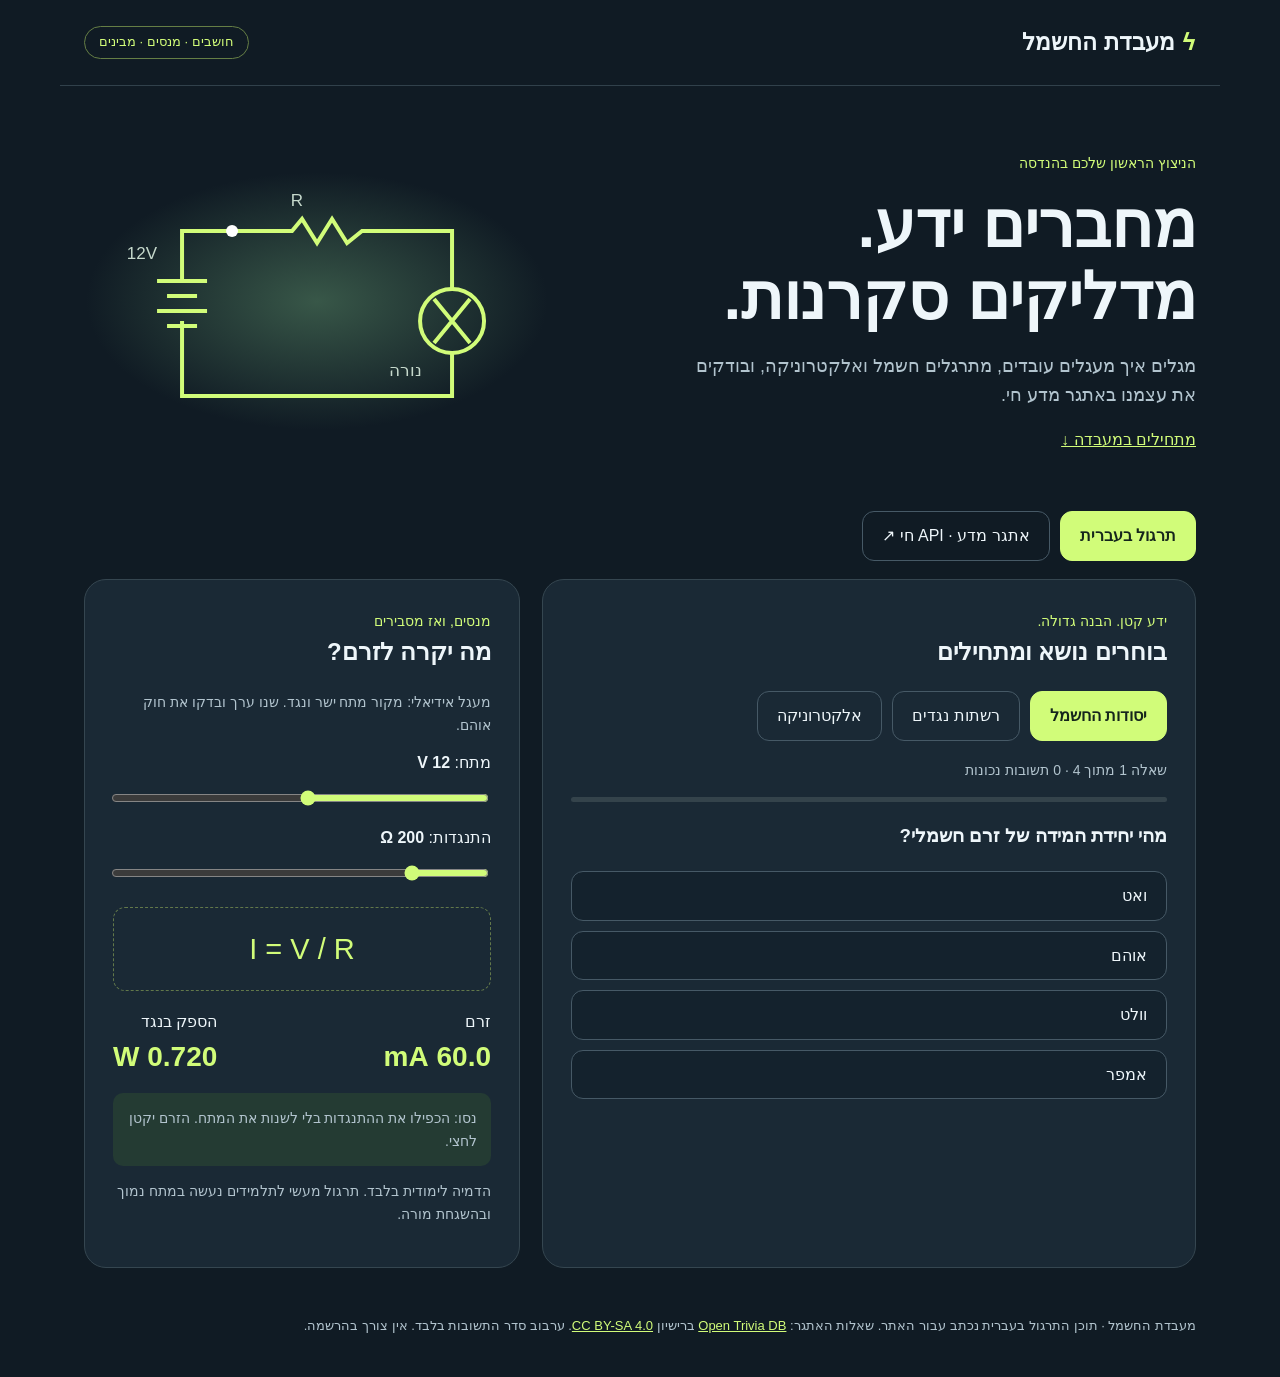
<file: index.html>
<!doctype html><html lang="he" dir="rtl"><meta charset="utf-8"><meta name="viewport" content="width=device-width,initial-scale=1"><title>מעבדת החשמל — לומדים ומגלים</title><style>
:root{--bg:#101b24;--card:#1a2935;--ink:#eef6fa;--muted:#b2c4ce;--lime:#d1fc79}*{box-sizing:border-box}body{margin:0;background:var(--bg);color:var(--ink);font-family:Arial,sans-serif;line-height:1.6}header,main,footer{max-width:1160px;margin:auto;padding:24px}header{display:flex;justify-content:space-between;align-items:center;border-bottom:1px solid #31414b}.logo{font-weight:900;font-size:23px}.logo span{color:var(--lime)}.badge{font-size:13px;color:var(--lime);border:1px solid #657e45;border-radius:30px;padding:5px 14px}.hero{display:grid;grid-template-columns:1.3fr 1fr;gap:40px;align-items:center;padding:40px 0}.eyebrow{color:var(--lime);font-size:14px}h1{font-size:clamp(36px,5vw,64px);line-height:1.12;margin:15px 0}p{color:var(--muted)}.hero p{max-width:520px;font-size:18px}.circuit{background:radial-gradient(ellipse,#385748 0,transparent 70%);width:100%;height:260px}.tabs{display:flex;gap:10px;flex-wrap:wrap;margin:18px 0}button,select,input{font:inherit}button{cursor:pointer;border:1px solid #465966;background:transparent;color:var(--ink);padding:11px 19px;border-radius:12px}button:hover{border-color:var(--lime)}button:disabled{cursor:default;opacity:.6}.active,.primary{background:var(--lime);color:#15251c;border-color:var(--lime);font-weight:bold}.grid{display:grid;grid-template-columns:1.5fr 1fr;gap:22px}.card{background:var(--card);border:1px solid #354650;border-radius:22px;padding:28px}.card h2{margin-top:0}.options{display:grid;gap:10px;margin:20px 0}.options button{text-align:start;background:#14222d}.options .right{border-color:var(--lime);color:var(--lime)}.options .wrong{border-color:#ff9696;color:#ffb1b1}.small{font-size:14px;color:var(--muted)}.progress{height:5px;background:#34434b;border-radius:5px;margin:16px 0}.progress div{height:100%;background:var(--lime);transition:width .3s}.formula{direction:ltr;text-align:center;font-size:29px;color:var(--lime);padding:18px;border:1px dashed #62784a;border-radius:12px;margin:18px 0}label{display:block;margin:12px 0}input[type=range]{width:100%;accent-color:var(--lime)}.readout{display:flex;justify-content:space-between;gap:10px}.readout strong{font-size:28px;color:var(--lime)}a{color:var(--lime)}[hidden]{display:none!important}.note{background:#243b33;border-radius:10px;padding:14px}.status{min-height:24px}footer{font-size:13px;color:var(--muted);padding-bottom:40px}button:focus-visible,a:focus-visible,input:focus-visible{outline:3px solid #b6defa;outline-offset:4px}@media(max-width:760px){.hero,.grid{grid-template-columns:1fr}.hero{gap:0;padding:20px 0}.circuit{height:180px}.card{padding:20px}header,main,footer{padding:18px}.badge{font-size:11px}}
</style><header><div class="logo"><span>ϟ</span> מעבדת החשמל</div><span class="badge">חושבים · מנסים · מבינים</span></header><main><section class="hero"><div><span class="eyebrow">הניצוץ הראשון שלכם בהנדסה</span><h1>מחברים ידע.<br>מדליקים סקרנות.</h1><p>מגלים איך מעגלים עובדים, מתרגלים חשמל ואלקטרוניקה, ובודקים את עצמנו באתגר מדע חי.</p><a href="#learn">מתחילים במעבדה ↓</a></div><svg class="circuit" viewBox="0 0 450 260" role="img" aria-label="איור מעגל חשמלי עם סוללה, נגד ונורה"><g fill="none" stroke="#d1fc79" stroke-width="4"><path d="M90 110V60H200l10 -12 15 24 15 -24 15 24 15 -12h90v60M360 180v45H90v-75"/><path d="M65 110h50M75 125h30M65 140h50M75 155h30"/><circle cx="360" cy="150" r="32"/><path d="m342 128 36 44m0 -44 -36 44"/></g><g fill="#c6d9cc" font-size="17" font-family="Arial"><text x="65" y="88">12V</text><text x="211" y="35">R</text><text x="330" y="205">נורה</text></g><circle cx="140" cy="60" r="6" fill="#fff"/></svg></section><div id="learn" class="tabs" role="group" aria-label="בחירת פעילות"><button id="localTab" class="active">תרגול בעברית</button><button id="apiTab">אתגר מדע · API חי ↗</button></div><div class="grid"><section class="card"><div id="local"><span class="eyebrow">ידע קטן. הבנה גדולה.</span><h2>בוחרים נושא ומתחילים</h2><div class="tabs" id="topics"></div><div id="quiz"></div></div><div id="api" hidden><span class="eyebrow">OPEN TRIVIA DATABASE</span><h2>מהעולם ישר למעבדה</h2><p>שאלות מדע וטכנולוגיה שמתקבלות בזמן אמת משירות חינמי. תוכן השירות באנגלית; זהו אתגר העשרה כללי, ולא מאגר ייעודי לחשמל.</p><label>תחום <select id="category"><option value="17">מדע וטבע</option><option value="18">מחשבים</option></select></label><button class="primary" id="load">טעינת 5 שאלות מה־API</button><p class="small status" id="status" role="status"></p><div id="remoteQuiz"></div><details><summary>איך האתר משתמש ב־API?</summary><p class="small">הדפדפן שולח בקשת GET בעזרת fetch, קורא תשובת JSON, מערבב את התשובות ובודק את הבחירה מול correct_answer. אין שרת ואין מפתח סודי. כל טעינה מוגבלת למרווח של 5 שניות לפחות.</p><code dir="ltr" style="display:block;overflow-wrap:anywhere">https://opentdb.com/api.php?amount=5&amp;category=17&amp;type=multiple&amp;encode=url3986</code><a href="https://opentdb.com/api_config.php" target="_blank" rel="noopener">תיעוד השירות</a></details></div></section><aside><section class="card"><span class="eyebrow">מנסים, ואז מסבירים</span><h2>מה יקרה לזרם?</h2><p class="small">מעגל אידיאלי: מקור מתח ישר ונגד. שנו ערך ובדקו את חוק אוהם.</p><label for="voltage">מתח: <b id="vText"></b></label><input id="voltage" type="range" min="1" max="24" value="12"><label for="resistance">התנגדות: <b id="rText"></b></label><input id="resistance" type="range" min="10" max="1000" step="10" value="200"><div class="formula">I = V / R</div><div class="readout"><div>זרם<br><strong id="current"></strong></div><div>הספק בנגד<br><strong id="power"></strong></div></div><p class="small note">נסו: הכפילו את ההתנגדות בלי לשנות את המתח. הזרם יקטן לחצי.</p><p class="small">הדמיה לימודית בלבד. תרגול מעשי לתלמידים נעשה במתח נמוך ובהשגחת מורה.</p></section></aside></div></main><footer>מעבדת החשמל · תוכן התרגול בעברית נכתב עבור האתר. שאלות האתגר: <a href="https://opentdb.com/">Open Trivia DB</a> ברישיון <a href="https://creativecommons.org/licenses/by-sa/4.0/">CC BY-SA 4.0</a>. ערבוב סדר התשובות בלבד. אין צורך בהרשמה.</footer><script src="app.js"></script></html>
</file>
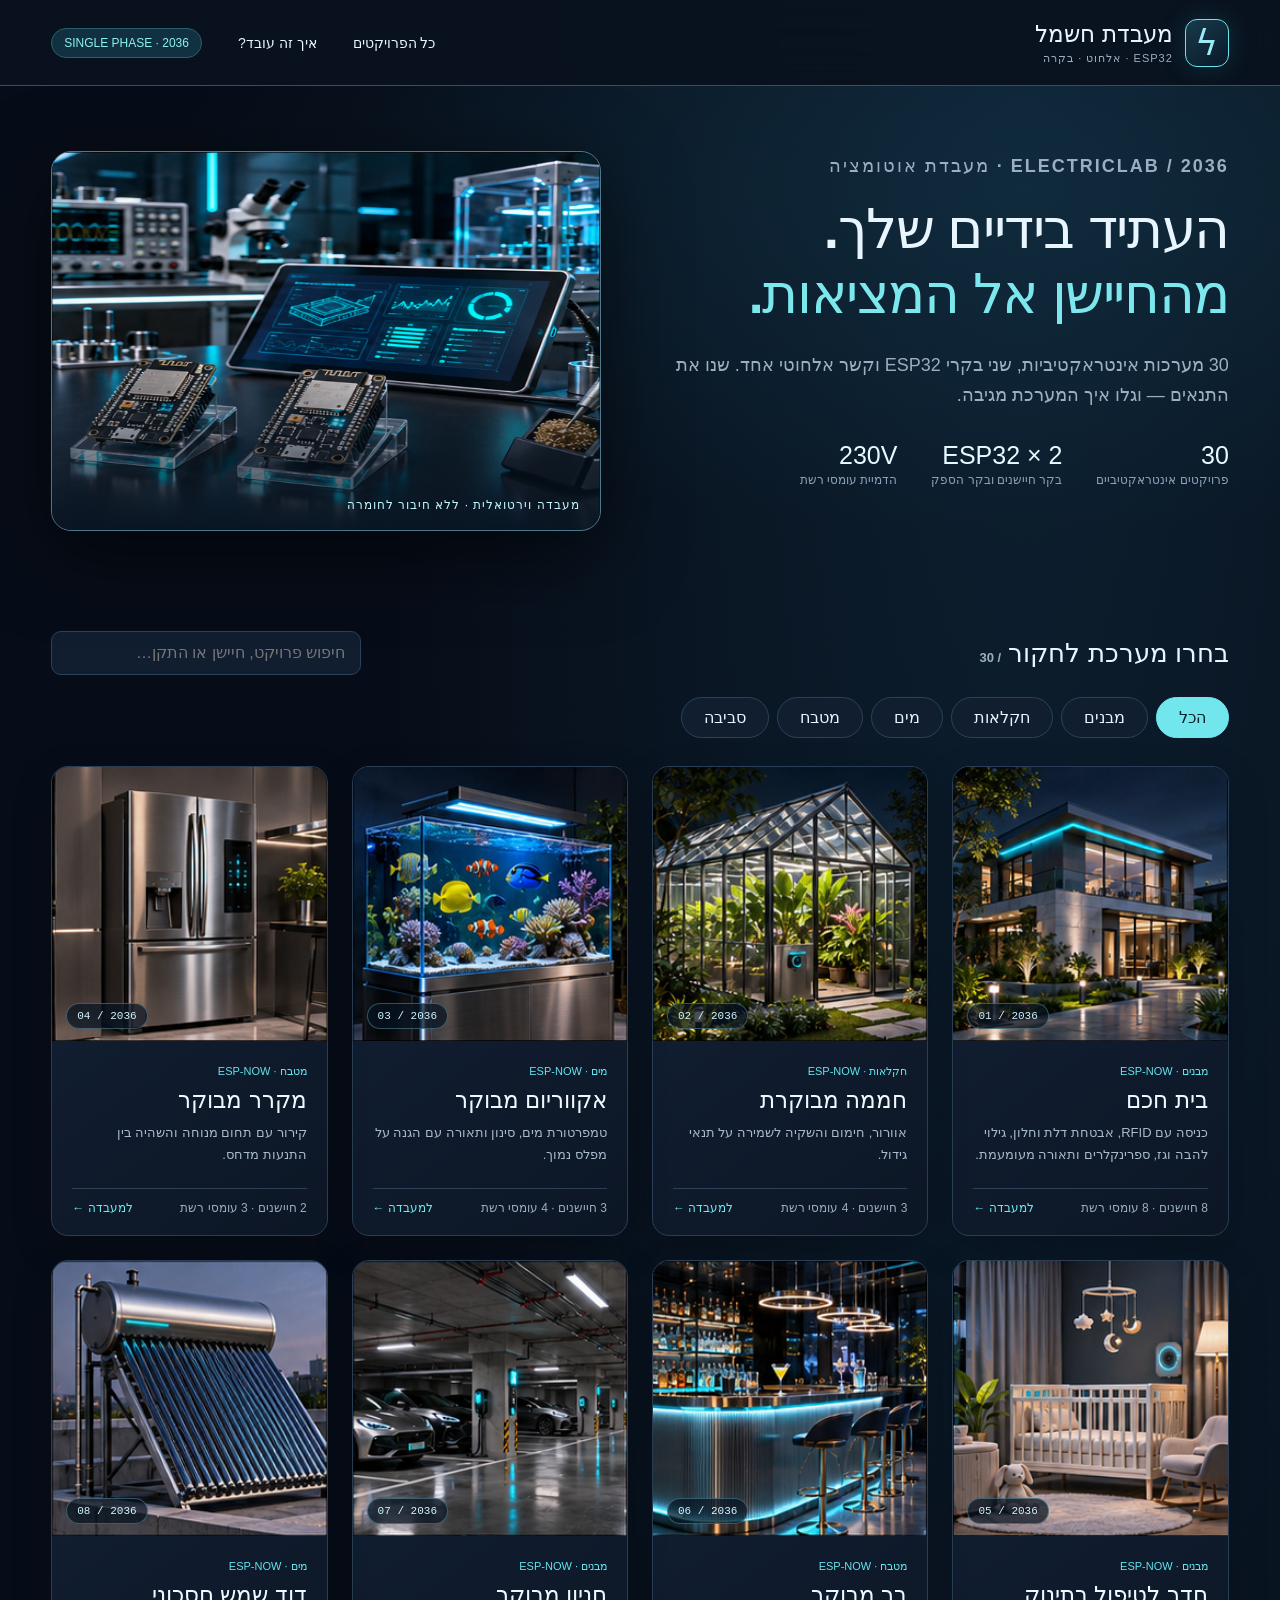
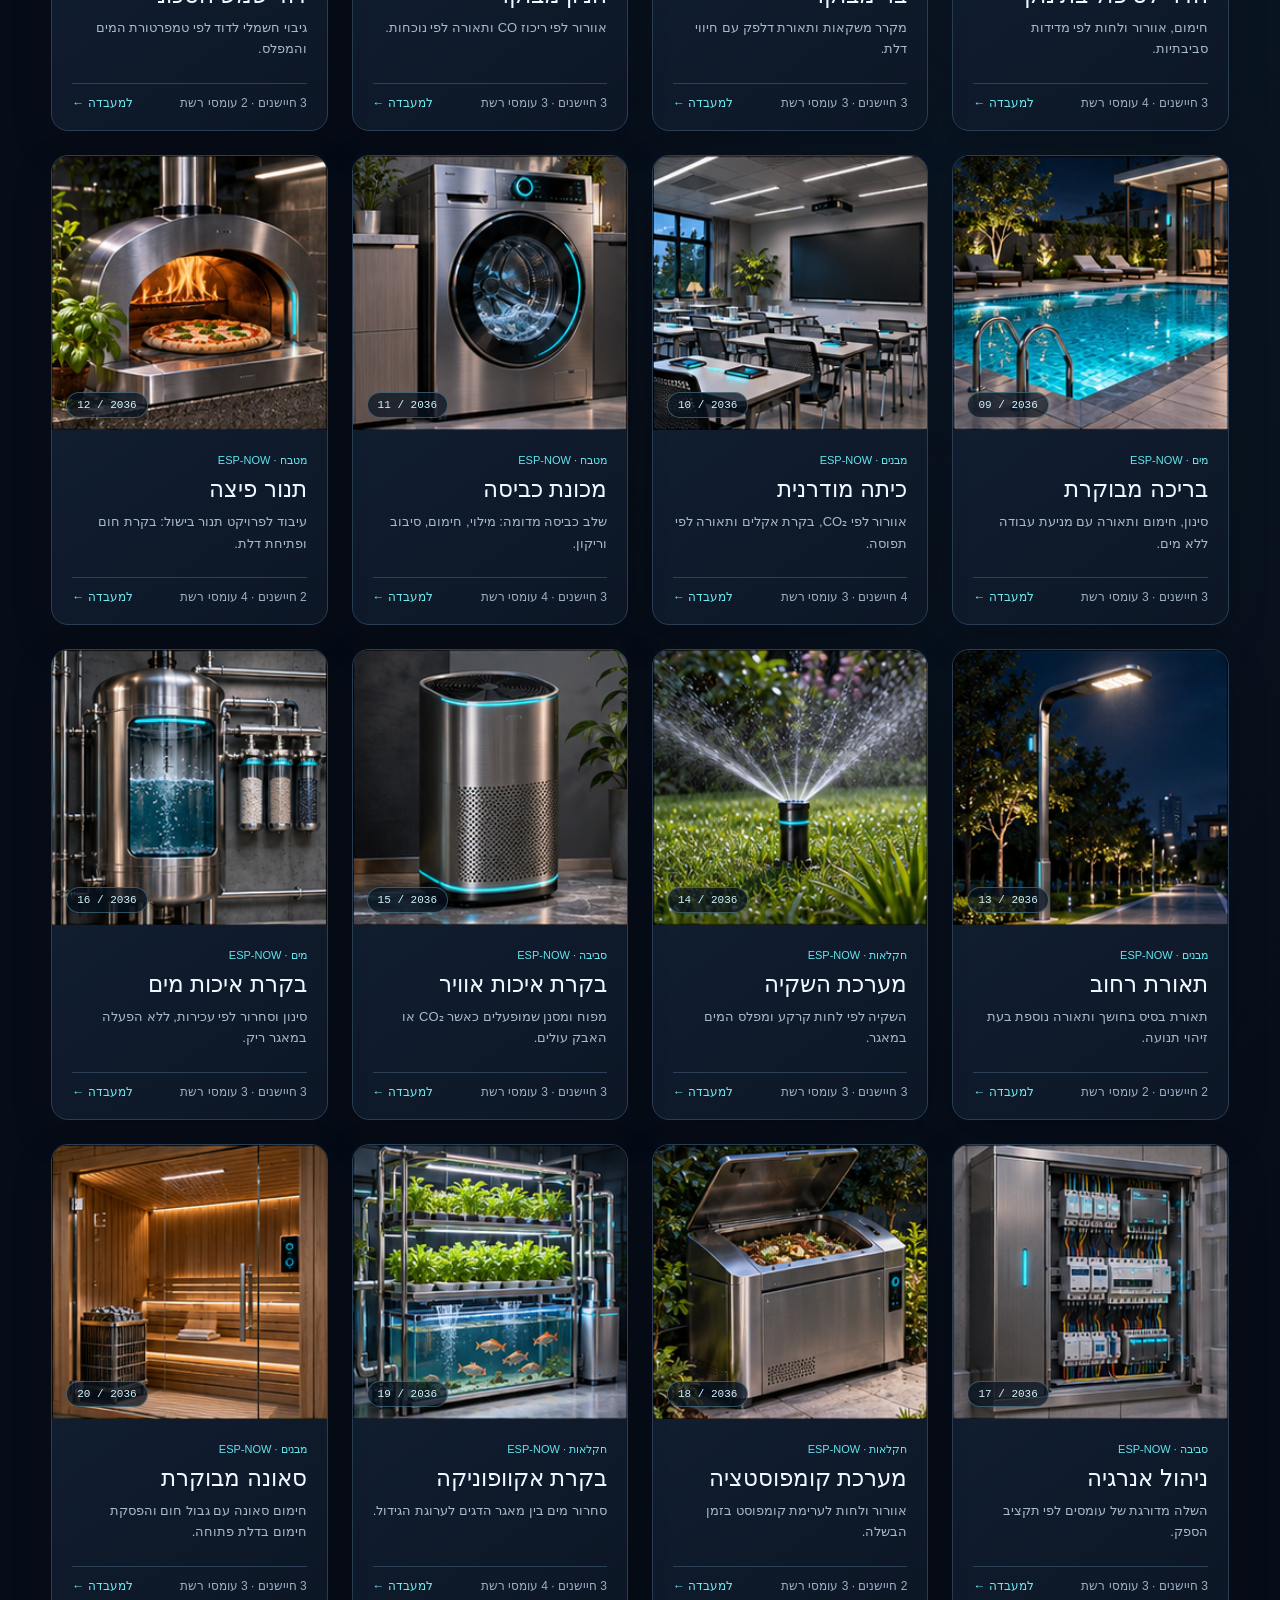
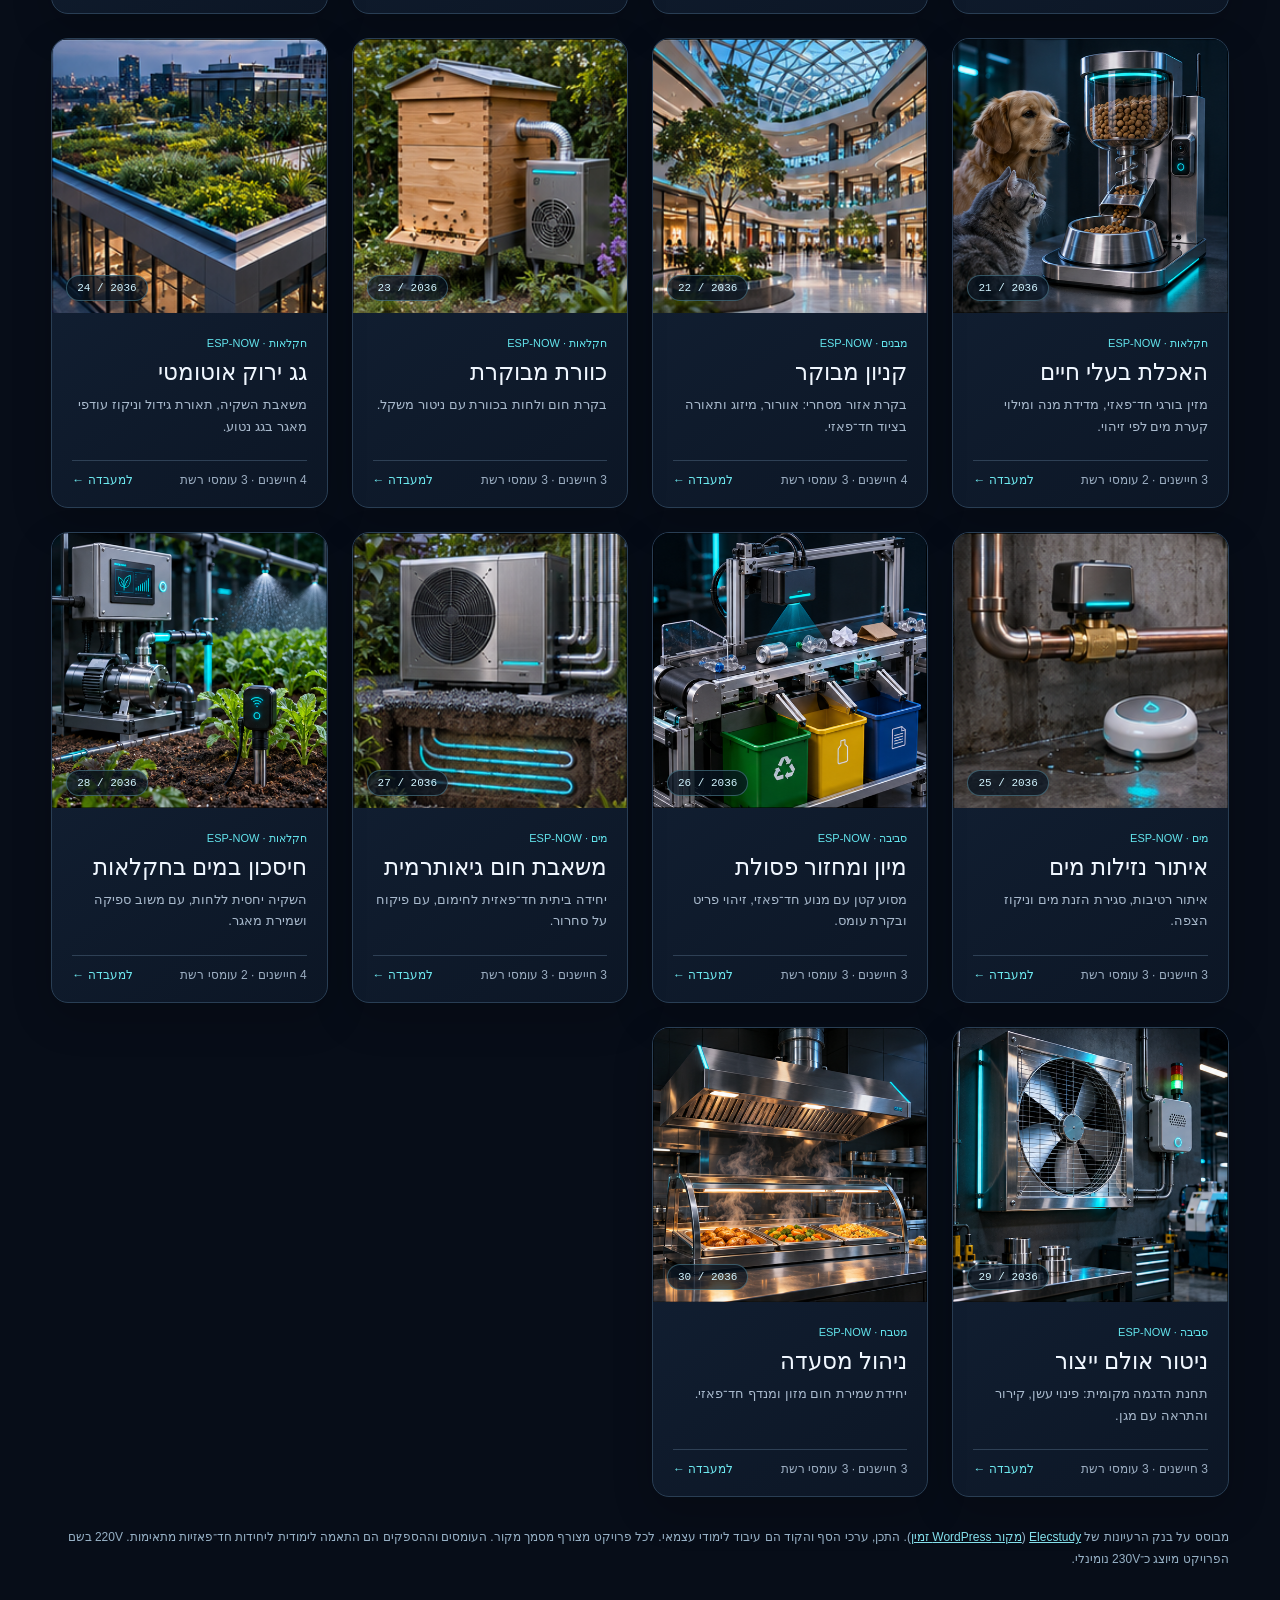
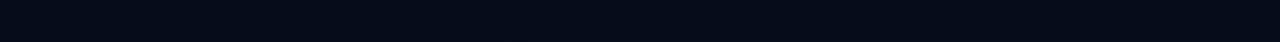
<file: electriclab2036/index.html>
<!doctype html>
<html lang="he" dir="rtl"><head><meta charset="utf-8"><meta name="viewport" content="width=device-width,initial-scale=1"><meta name="theme-color" content="#102a38"><title>ElectricLab 2036 | מעבדת חשמל</title><link rel="stylesheet" href="style.css"><link rel="stylesheet" href="future.css?v=home-security-1"><link rel="stylesheet" href="imagery.css"></head><body><header><a class="brand" href="#"><b class="mark">ϟ</b><span>מעבדת חשמל<small>ESP32 · אלחוט · בקרה</small></span></a><nav><a href="#">כל הפרויקטים</a><button id="help">איך זה עובד?</button><span class="pill">2036 · SINGLE PHASE</span></nav></header><main id="app"></main><dialog id="guide"><button class="close" onclick="this.closest('dialog').close()">✕</button><p class="eyebrow">מהחיישן אל העומס</p><h2>שני בקרים. מערכת אחת.</h2><p>משמאל: חיישנים ומסך מגע SPI TFT. מימין: בקר מקלט וממסרים, SSR או מגענים שמפעילים ציוד רשת.</p><p>לחיצה על צילום רכיב או על רכיב בסכמת החיבורים פותחת את כרטיס הרכיב, כולל מקור התמונה ומידע על התאמת ממשק הבקרה. אות 3.3V של ESP32 אינו הזנת העומס.</p><ol><li>בחרו פרויקט ושנו ערך חיישן בעזרת המחוון. הגדירו סף מינימום וסף מקסימום לכל פרמטר רציף; המינימום חייב להיות קטן מהמקסימום.</li><li>חבילת ESP-NOW מדומה מעבירה את המדידות ואת ערכי היעד אל הבקר השני.</li><li>הבקר מחשב הספק יחסי לחריגה. בין Tmin ל־Tmax החימום והקירור כבויים; מחוץ לתחום מהירות ובהירות עולות עם ההפרש. אחוזי ההספק וקצב שינוי החיישנים מתעדכנים יחד.</li><li>הדמיית התהליך פועלת אוטומטית: חימום מעלה טמפרטורה ואוורור מוריד אותה בהדרגה. אפשר להשהות ולהמשיך.</li><li>בכל חלון תחתון אפשר לבחור סכמת חיבורים או קוד לימודי.</li></ol><p>הדמיית התהליך היא מודל מפושט בזמן מואץ. קוד Arduino הוא פסאודו־קוד לימודי בסגנון Arduino IDE ואינו מיועד להעלאה ללוח. חיווט הרשת מוצג כסכמה עקרונית בלבד; המעגלים כוללים הפרדה בין מתח נמוך לבין 230V.</p><p>מקור רעיונות: <a href="https://elecstudy.org/automation/" target="_blank" rel="noopener">Elecstudy</a> · <a href="https://elctronstudy.wordpress.com/automation/" target="_blank" rel="noopener">גרסת WordPress</a></p></dialog><script src="data.js?v=home-security-1"></script><script src="model.js?v=home-security-1"></script><script src="control-interfaces.js?v=home-security-1"></script><script src="hardware.js?v=home-security-1"></script><script src="app.js?v=home-security-1"></script></body></html>
</file>
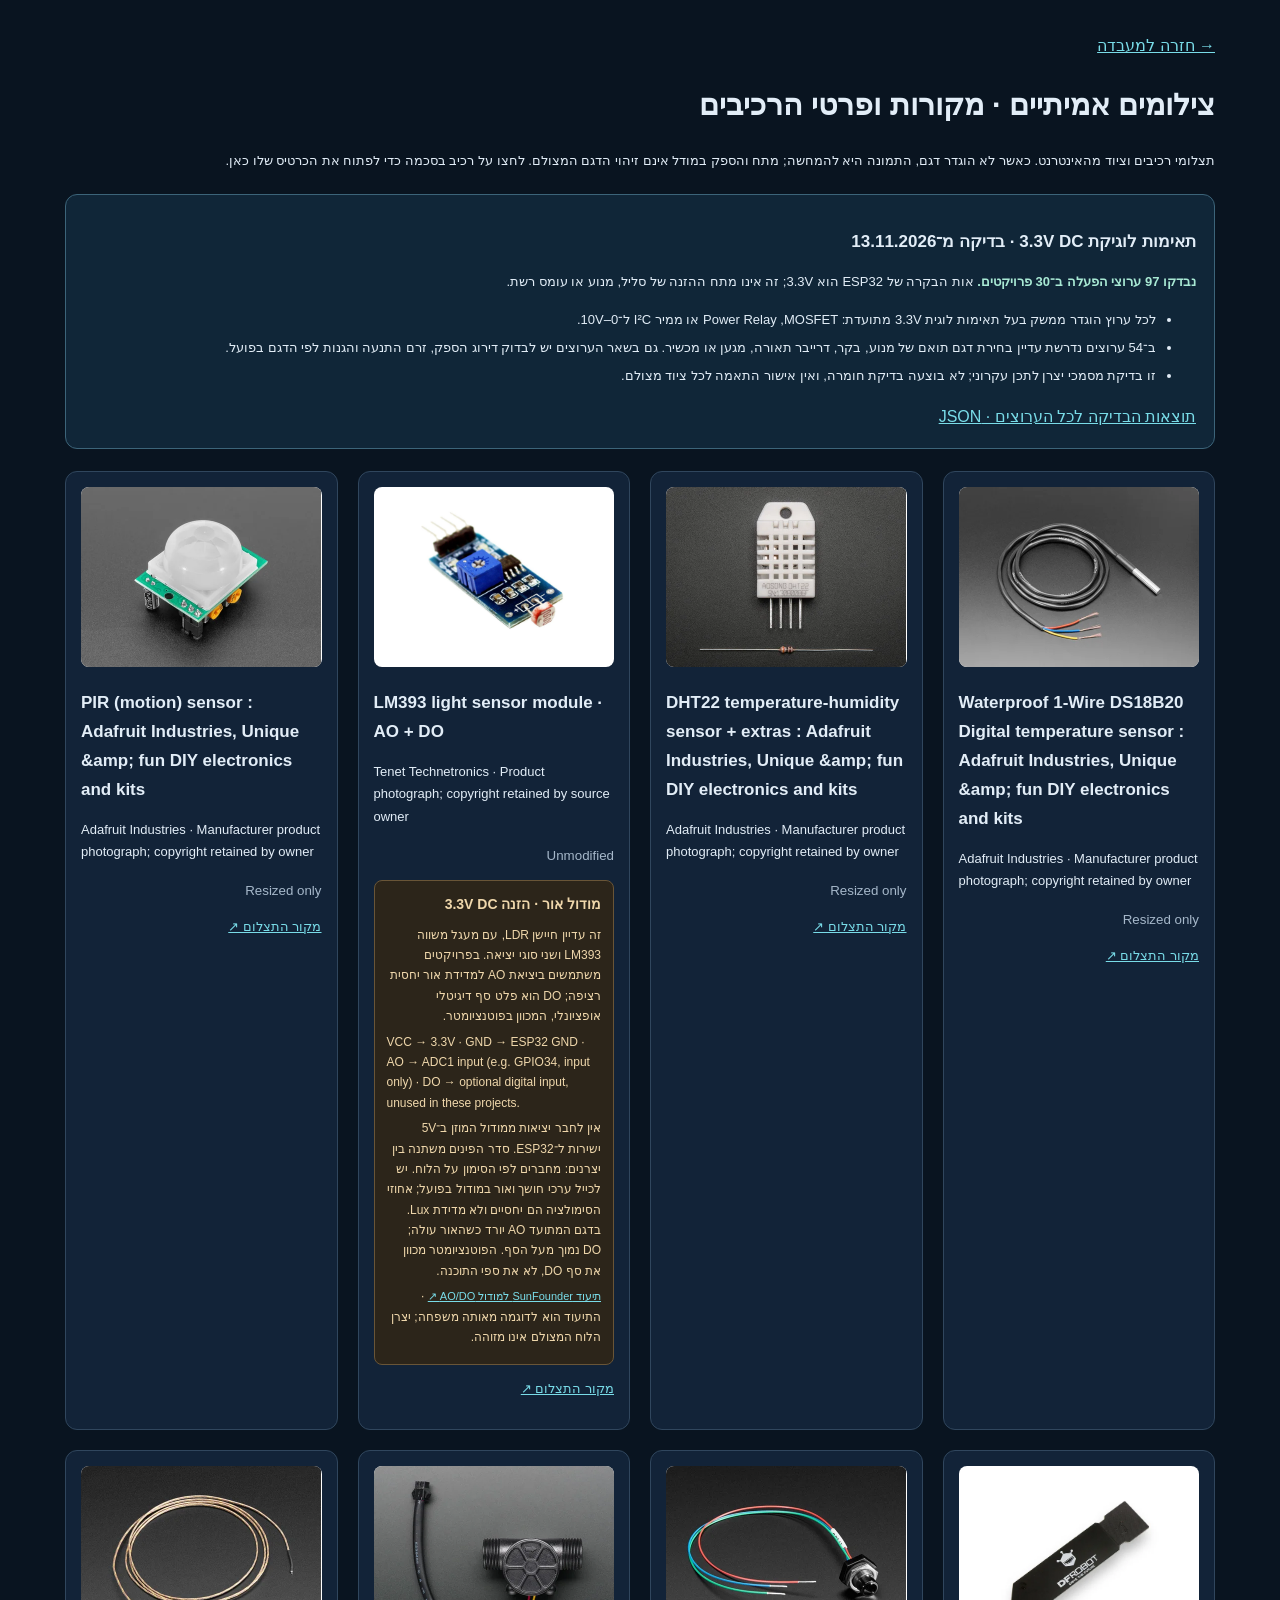
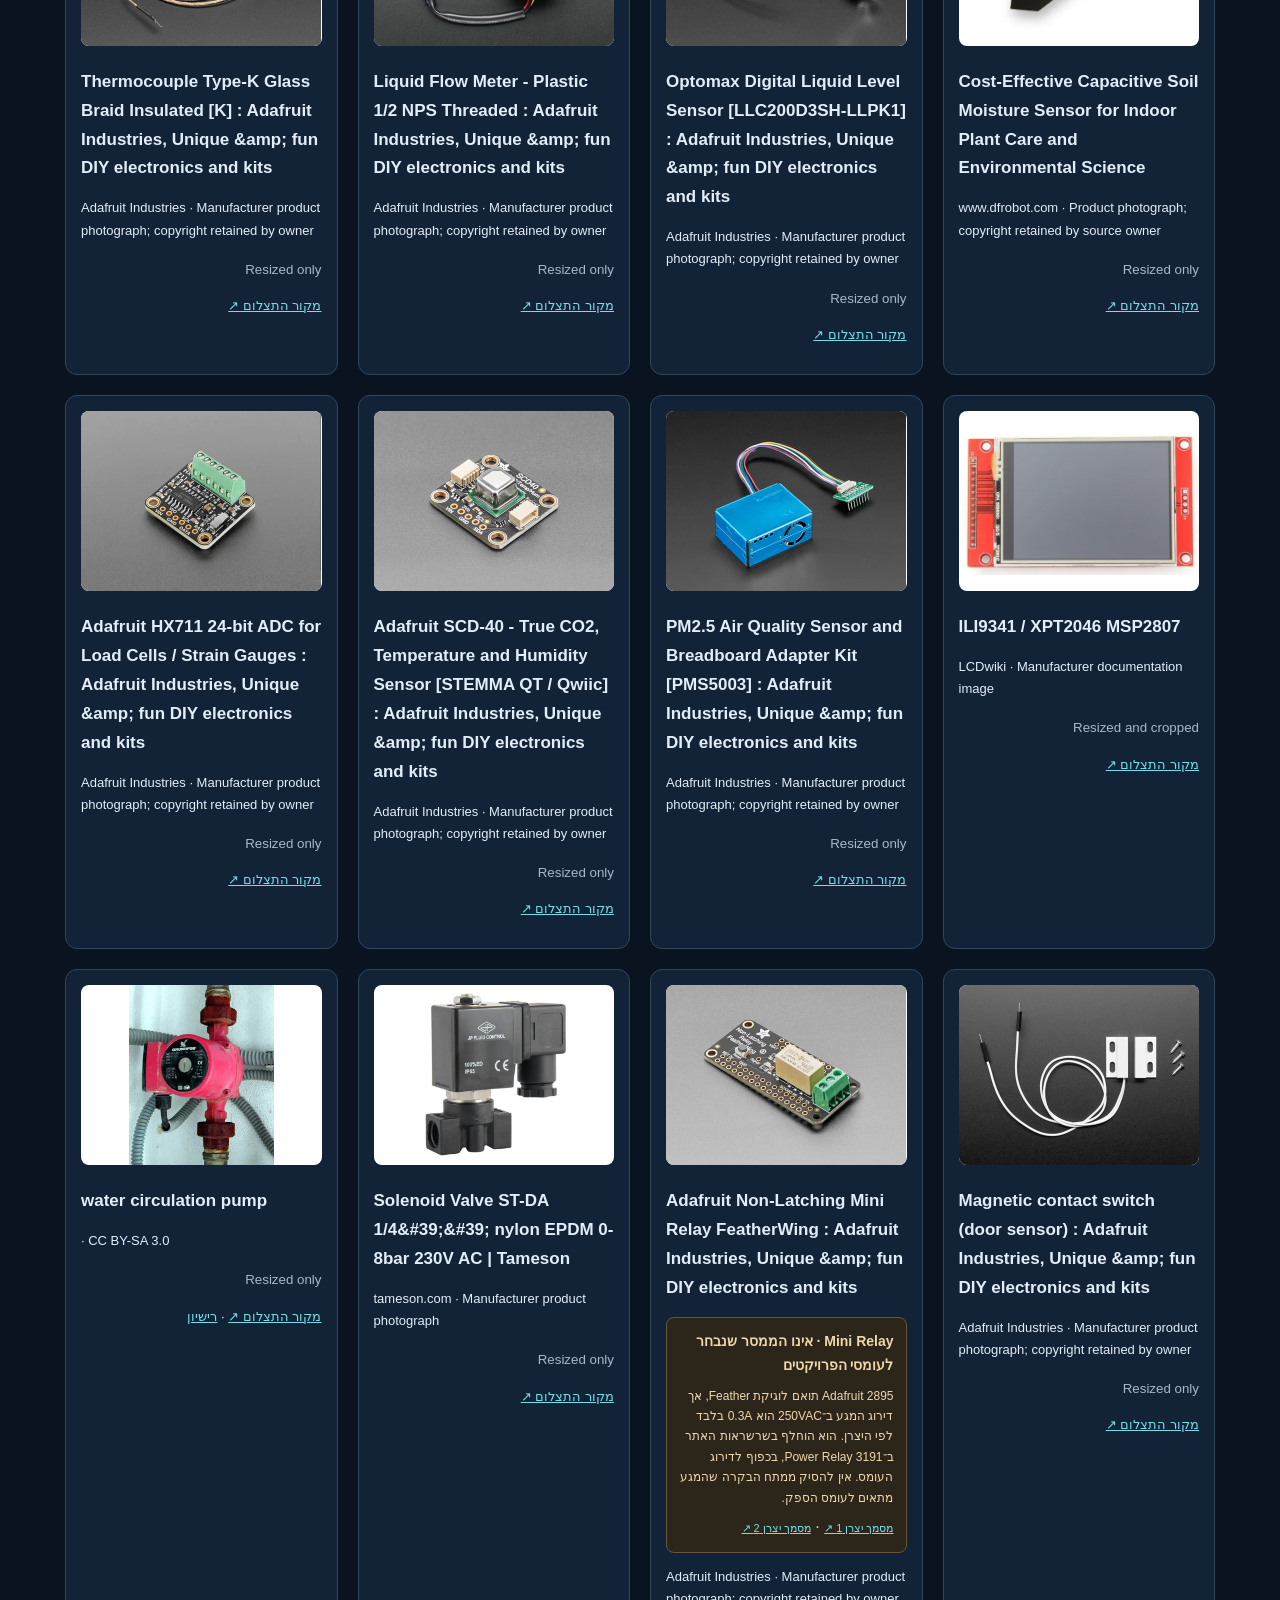
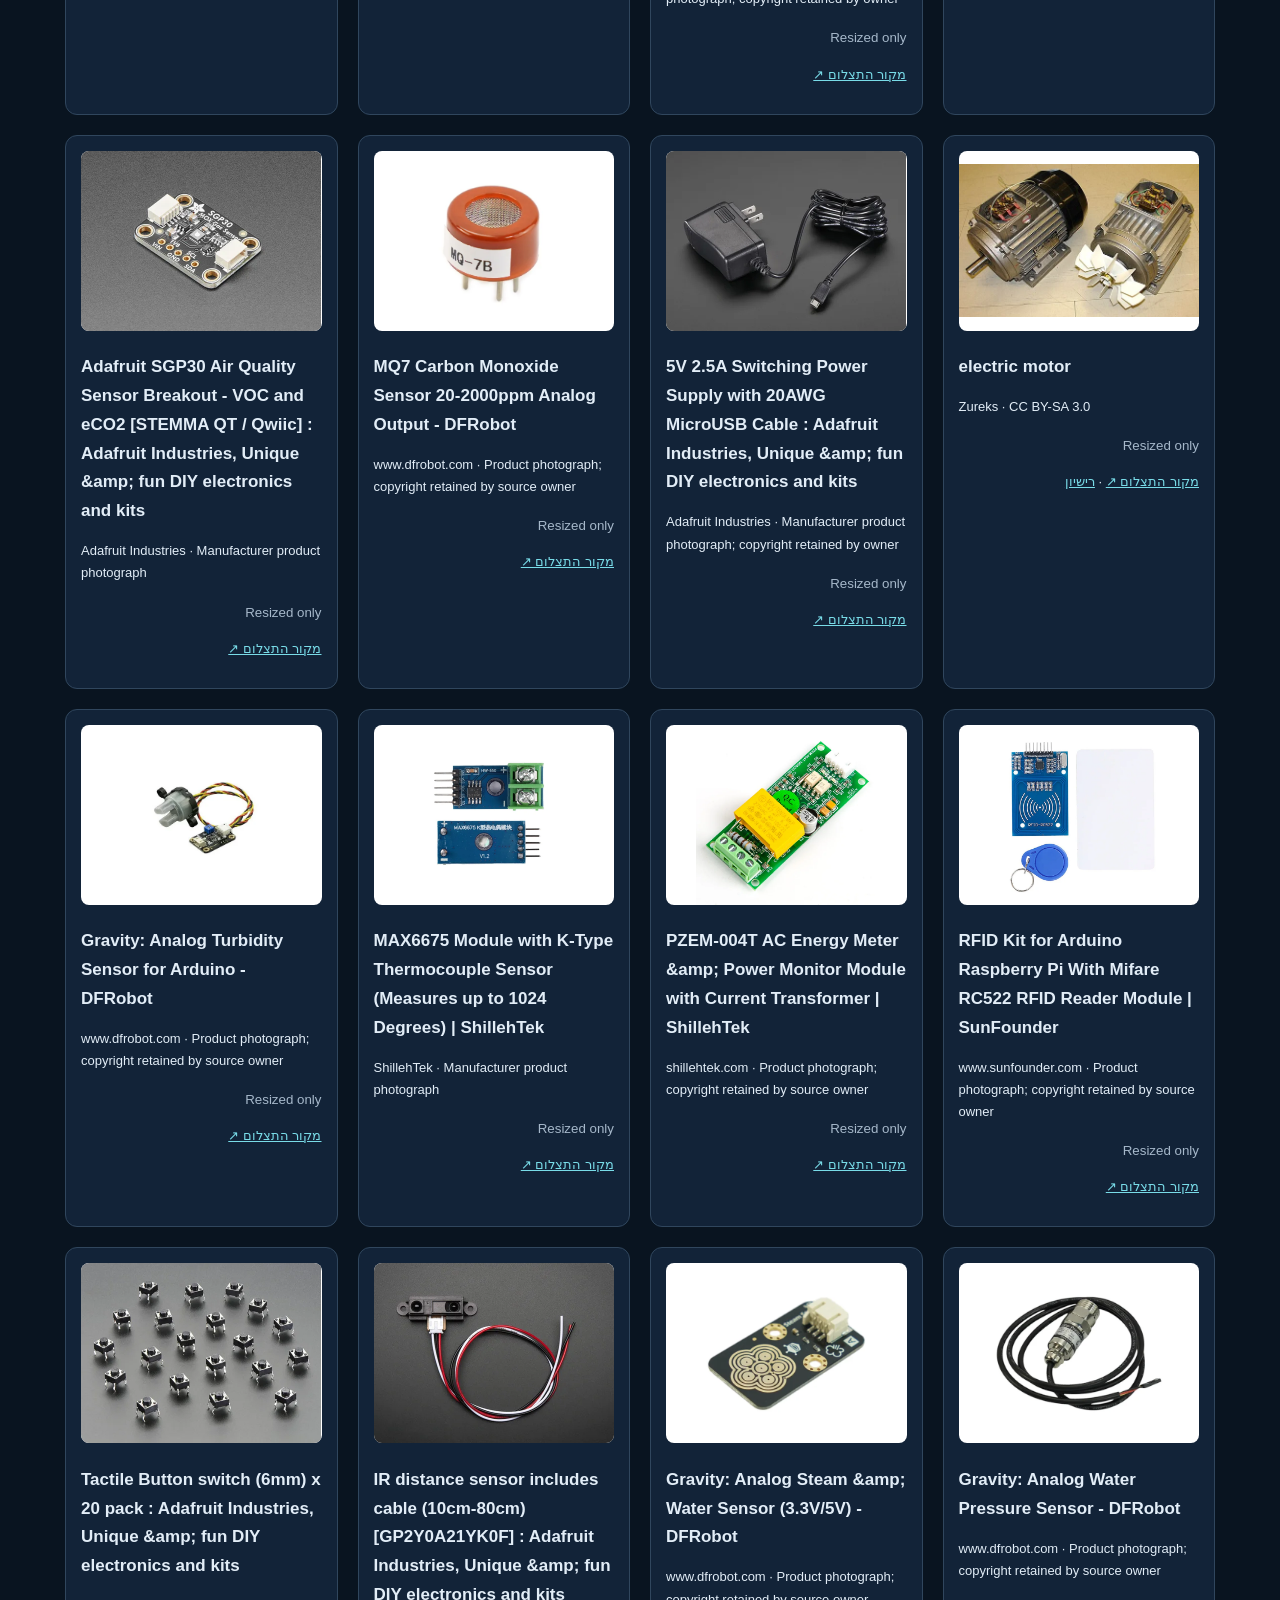
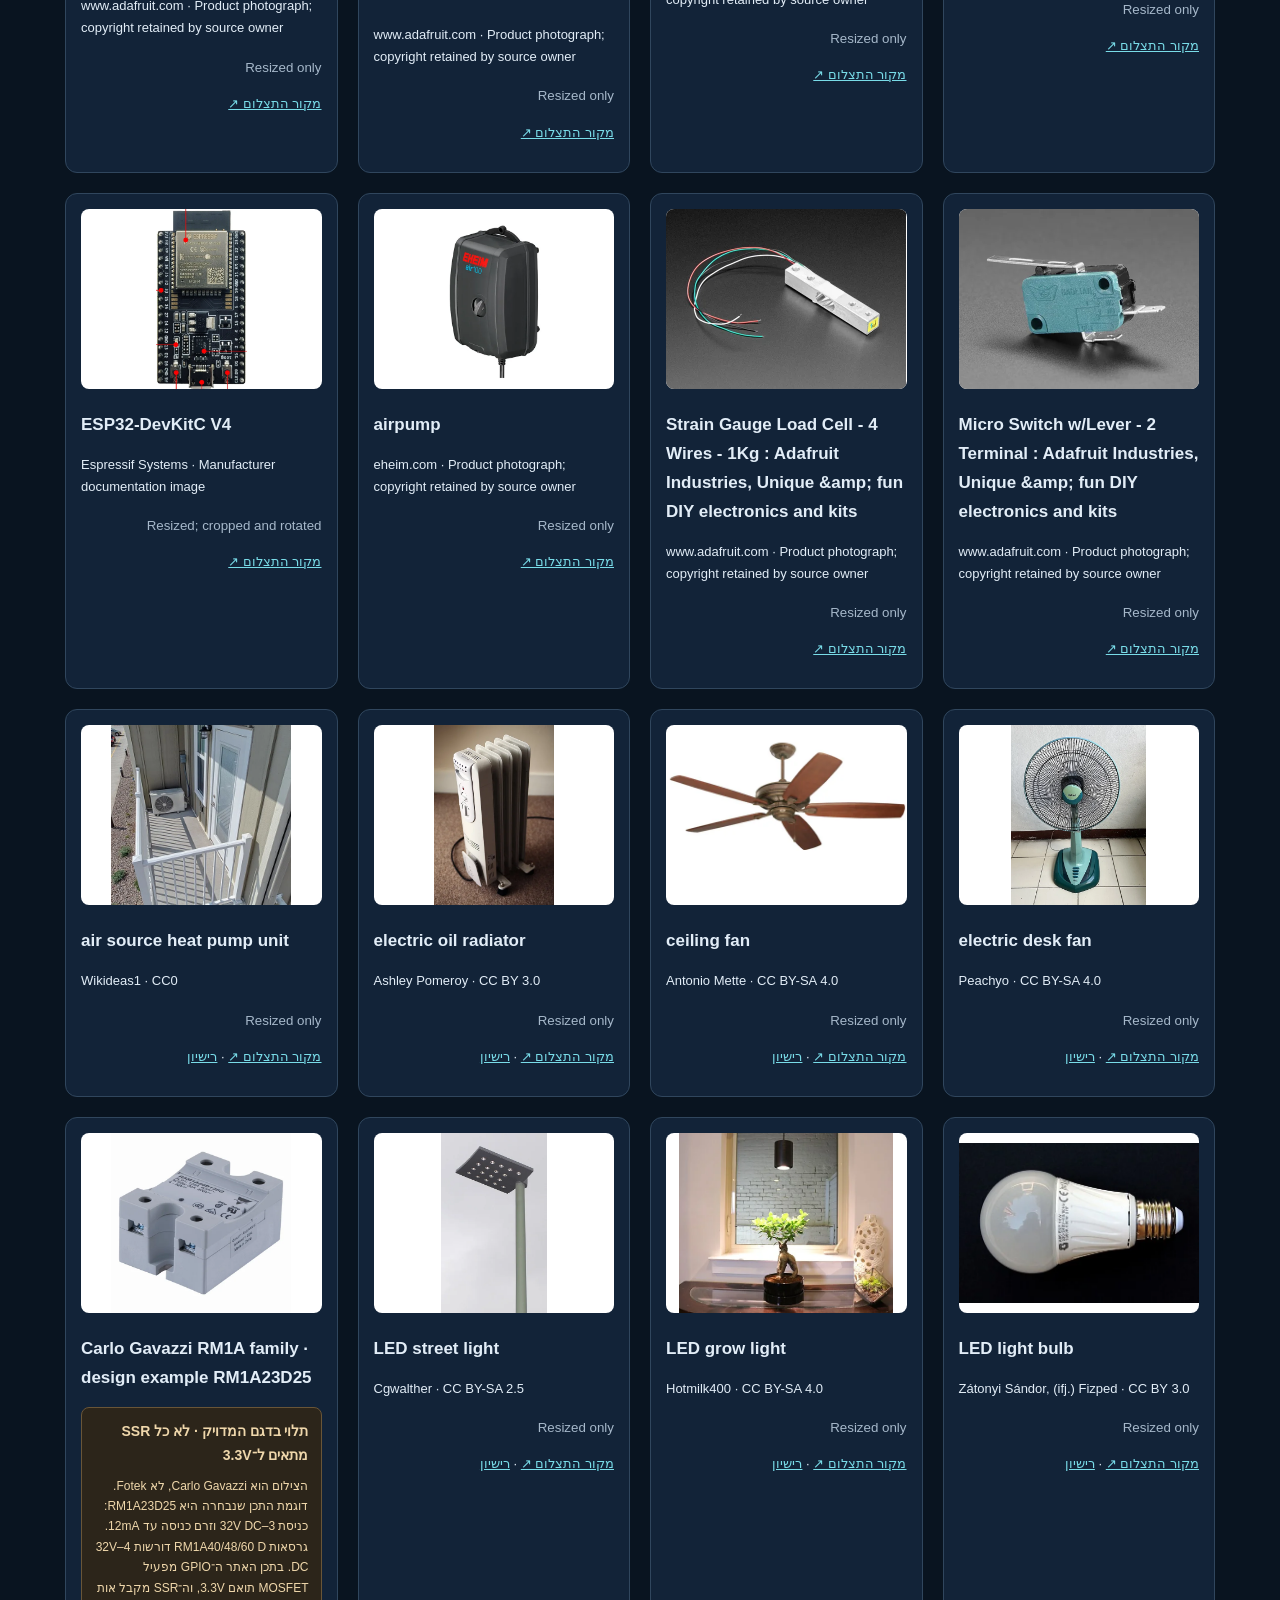
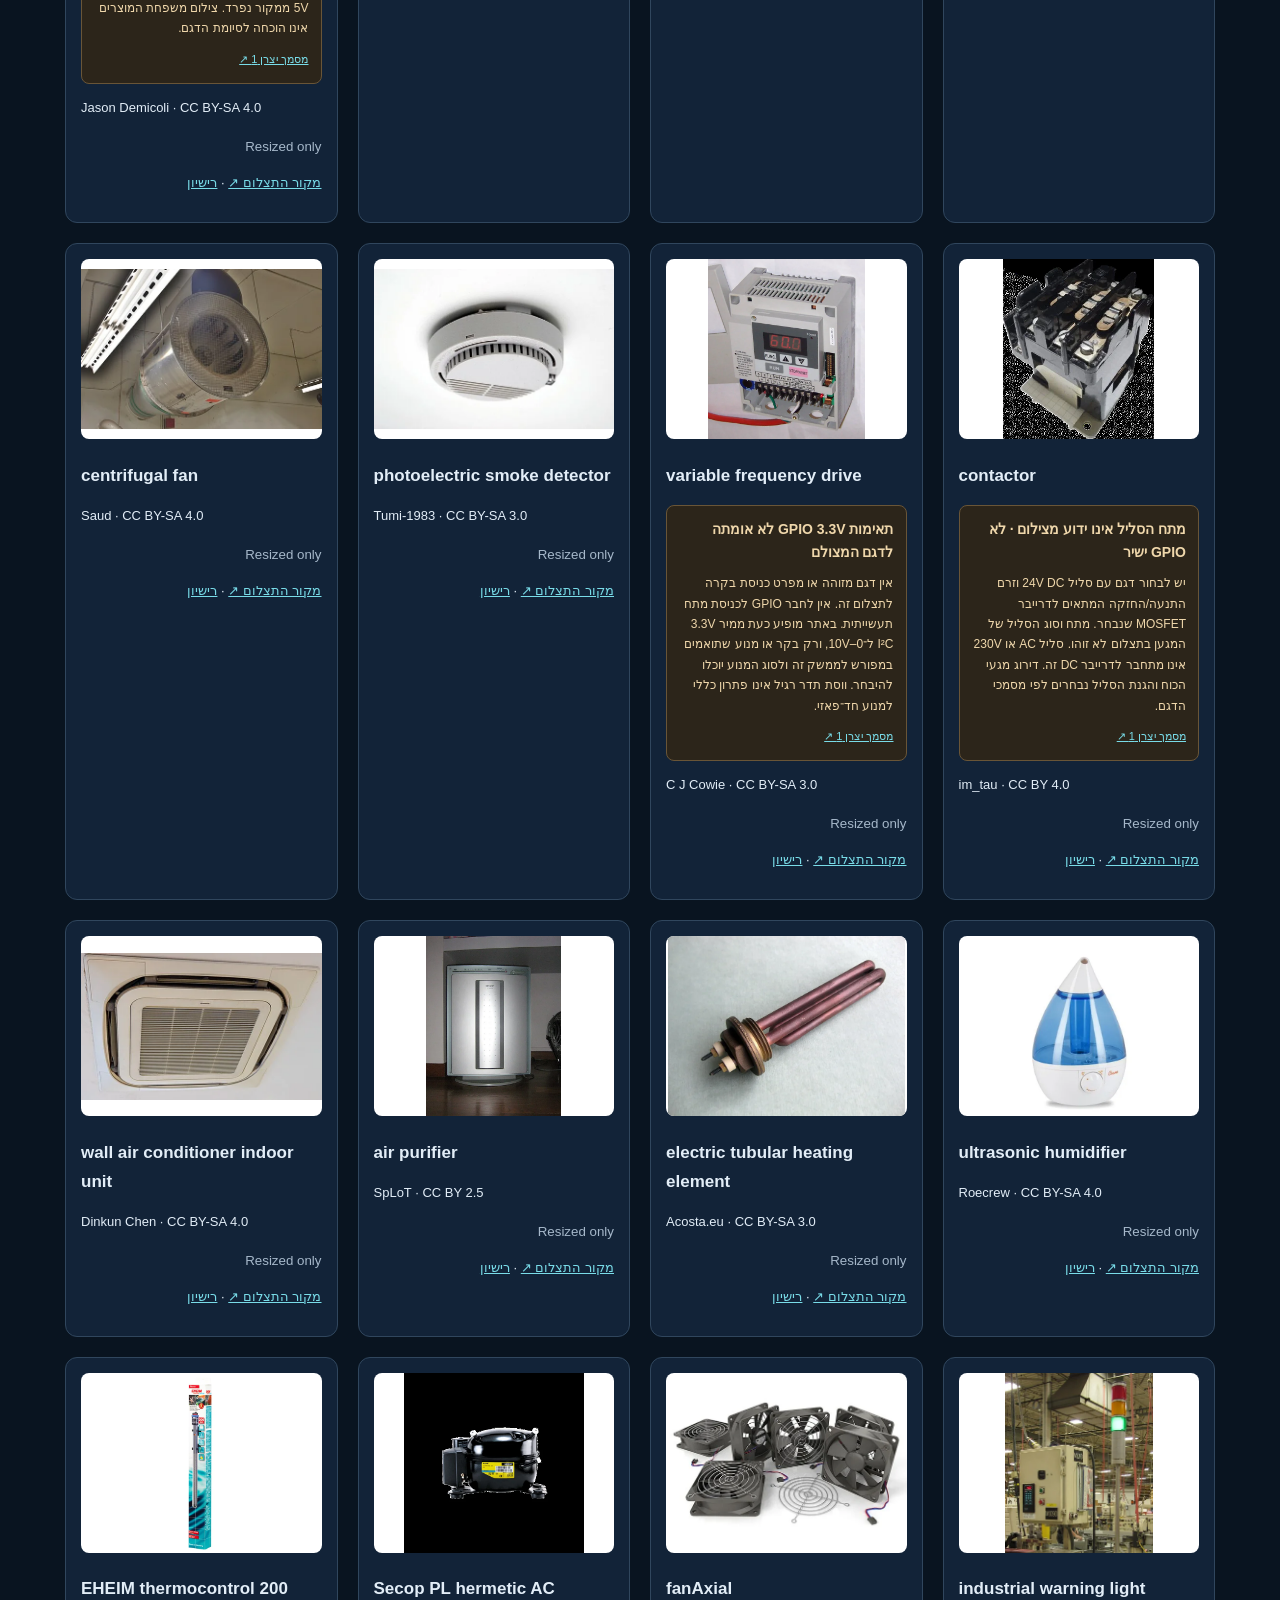
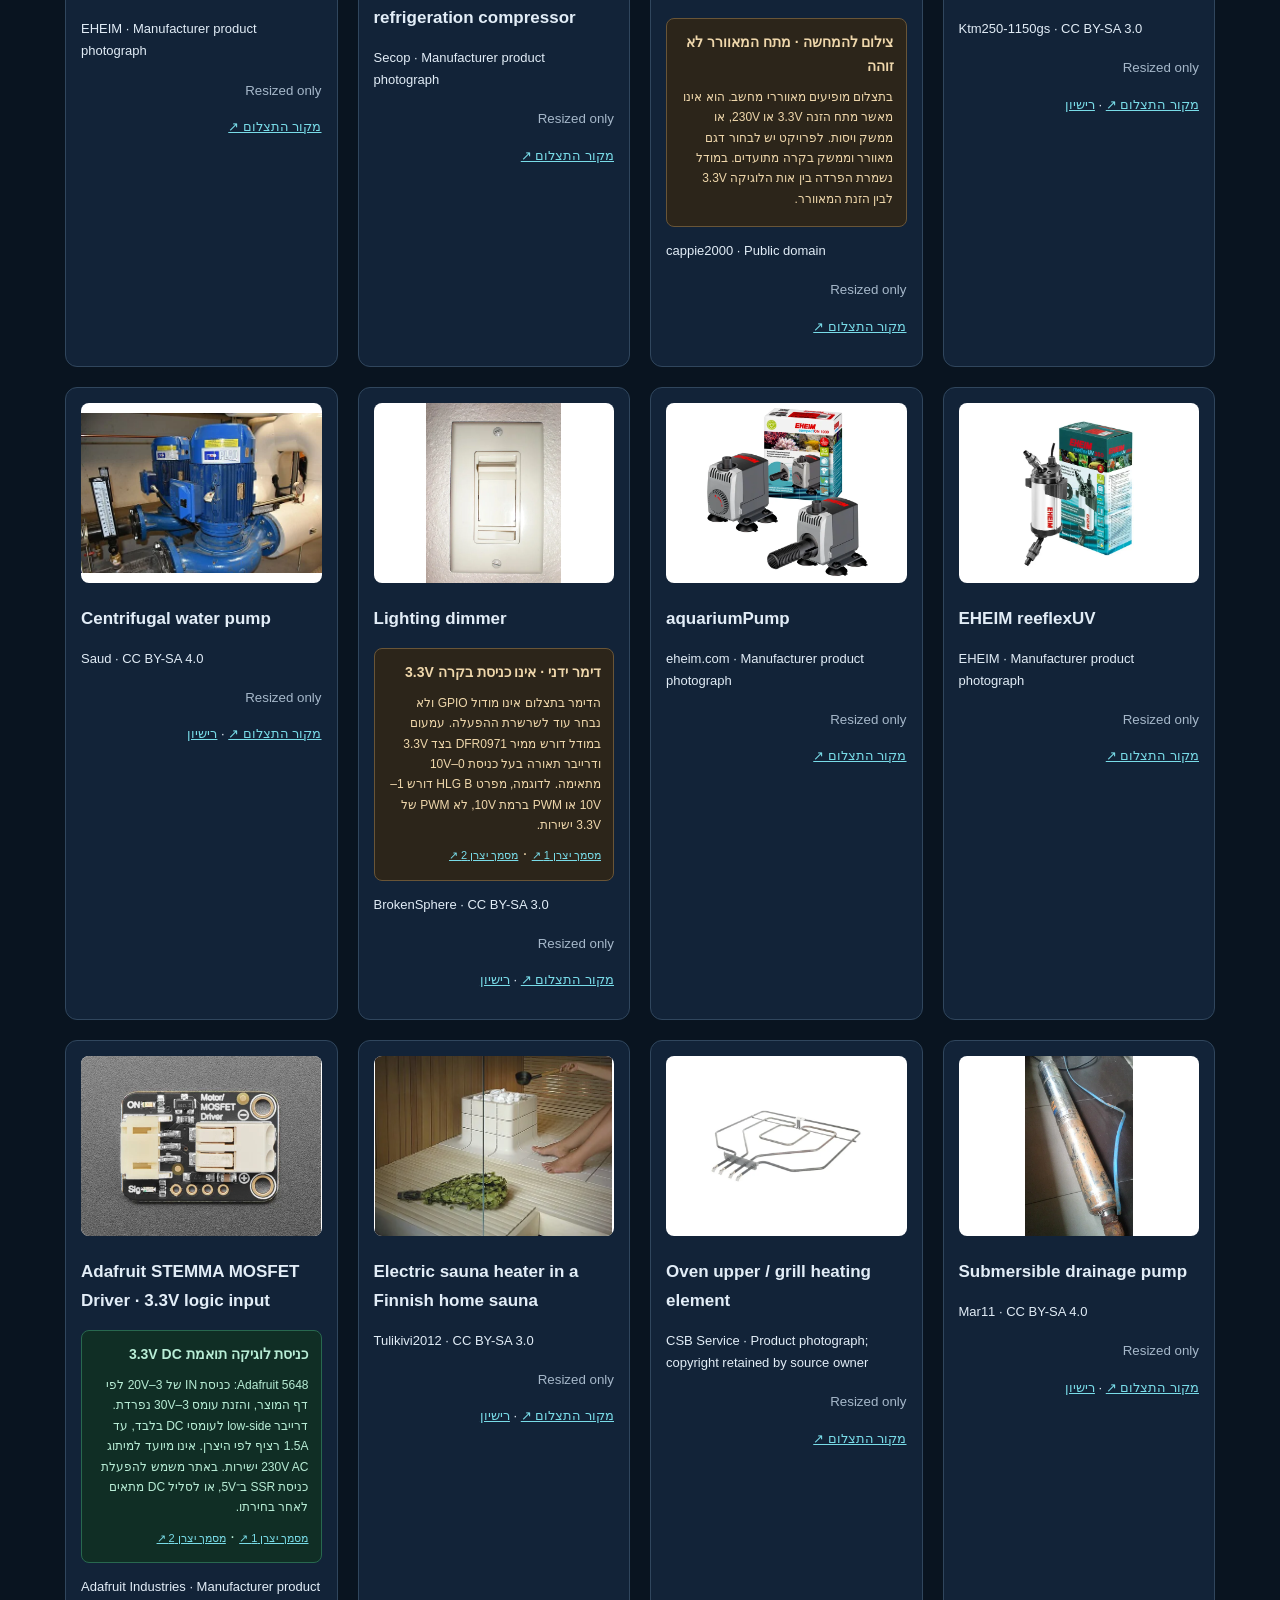
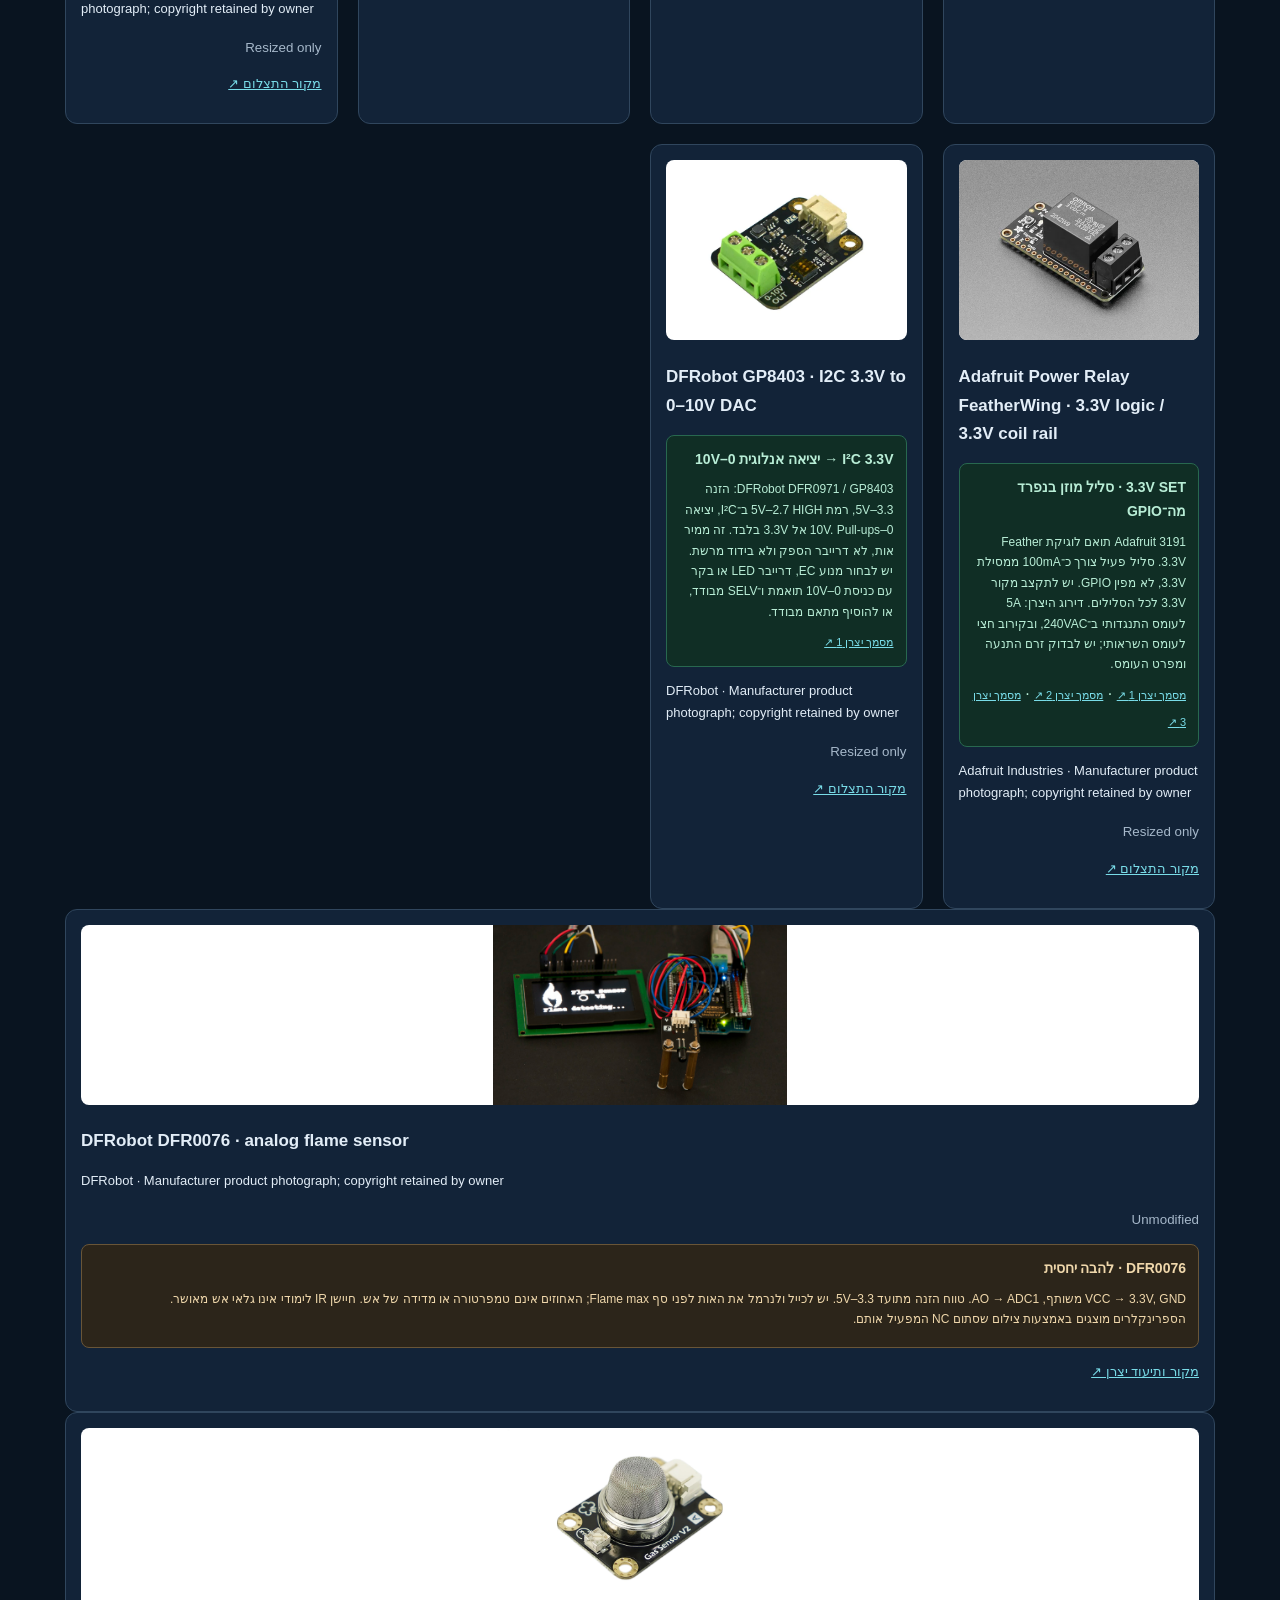
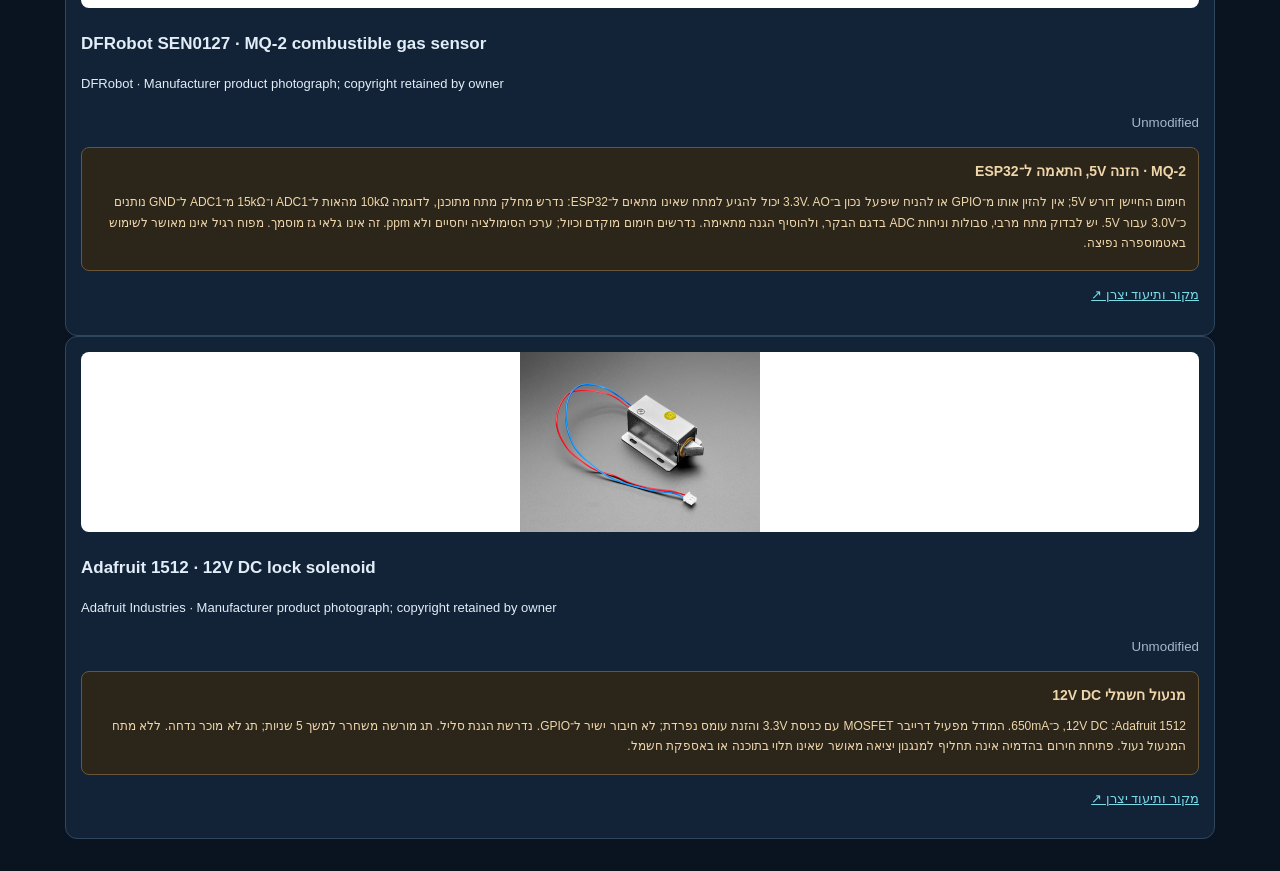
<file: electriclab2036/photo-sources.html>
<!doctype html><html lang="he" dir="rtl"><meta charset="utf-8"><meta name="viewport" content="width=device-width,initial-scale=1"><title>מקורות התמונות | ElectricLab</title><style>body{font:16px Segoe UI,Arial;background:#091420;color:#e2edf7;margin:0;padding:32px;line-height:1.7}main{max-width:1150px;margin:auto}a{color:#79dce8}.grid{display:grid;grid-template-columns:repeat(auto-fit,minmax(240px,1fr));gap:20px}article{border:1px solid #30465d;border-radius:12px;padding:15px;background:#122338;scroll-margin-top:20px}img{width:100%;height:180px;object-fit:contain;background:#fff;border-radius:8px}h2{font-size:17px}p{font-size:13px;overflow-wrap:anywhere}small{color:#a6b8ca}article:target{border-color:#84f4e0;box-shadow:0 0 20px #84f4e022}.tech{margin:12px 0;padding:12px;border-radius:8px;border:1px solid #695537;background:#2c251a;color:#efd7ab}.tech.ok{border-color:#28684f;background:#102e25;color:#b8edd6}.tech h3{font-size:14px;margin:0 0 8px}.tech p{margin:5px 0;font-size:12px}.tech a{font-size:11px}article:target{background:#18374a}.audit-intro{border:1px solid #3c6479;border-radius:12px;background:#102638;padding:18px;margin:22px 0}.audit-intro strong{color:#a8e9d4}.audit-intro li{font-size:13px;margin-bottom:6px}h1{font-size:30px}</style><main><a href="index.html">→ חזרה למעבדה</a><h1>צילומים אמיתיים · מקורות ופרטי הרכיבים</h1><p>תצלומי רכיבים וציוד מהאינטרנט. כאשר לא הוגדר דגם, התמונה היא להמחשה; מתח והספק במודל אינם זיהוי הדגם המצולם. לחצו על רכיב בסכמה כדי לפתוח את הכרטיס שלו כאן.</p><section class="audit-intro" id="control-interfaces"><h2>תאימות לוגיקת 3.3V DC · בדיקה מ־13.11.2026</h2><p><strong>נבדקו 97 ערוצי הפעלה ב־30 פרויקטים.</strong> אות הבקרה של ESP32 הוא 3.3V; זה אינו מתח ההזנה של סליל, מנוע או עומס רשת.</p><ul><li>לכל ערוץ הוגדר ממשק בעל תאימות לוגית 3.3V מתועדת: MOSFET, ‏Power Relay או ממיר I²C ל־0–10V.</li><li>ב־54 ערוצים נדרשת עדיין בחירת דגם תואם של מנוע, בקר, דרייבר תאורה, מגען או מכשיר. גם בשאר הערוצים יש לבדוק דירוג הספק, זרם התנעה והגנות לפי הדגם בפועל.</li><li>זו בדיקת מסמכי יצרן לתכן עקרוני; לא בוצעה בדיקת חומרה, ואין אישור התאמה לכל ציוד מצולם.</li></ul><a href="control-audit.json" download>תוצאות הבדיקה לכל הערוצים · JSON</a></section><div class="grid"><article id="ds18b20"><img src="assets/devices/ds18b20.webp" alt="Waterproof 1-Wire DS18B20 Digital temperature sensor : Adafruit Industries, Unique &amp;amp; fun DIY electronics and kits" loading="lazy"><h2 dir="auto">Waterproof 1-Wire DS18B20 Digital temperature sensor : Adafruit Industries, Unique &amp;amp; fun DIY electronics and kits</h2><p dir="auto">Adafruit Industries · Manufacturer product photograph; copyright retained by owner</p><small dir="auto">Resized only</small><p><a href="https://www.adafruit.com/product/381" target="_blank" rel="noopener">מקור התצלום ↗</a></p></article><article id="dht22"><img src="assets/devices/dht22.webp" alt="DHT22 temperature-humidity sensor + extras : Adafruit Industries, Unique &amp;amp; fun DIY electronics and kits" loading="lazy"><h2 dir="auto">DHT22 temperature-humidity sensor + extras : Adafruit Industries, Unique &amp;amp; fun DIY electronics and kits</h2><p dir="auto">Adafruit Industries · Manufacturer product photograph; copyright retained by owner</p><small dir="auto">Resized only</small><p><a href="https://www.adafruit.com/product/385" target="_blank" rel="noopener">מקור התצלום ↗</a></p></article><article id="ldr"><img src="assets/devices/ldr-module.jpg" alt="LM393 light sensor module with AO and DO" loading="lazy"><h2 dir="auto">LM393 light sensor module · AO + DO</h2><p dir="auto">Tenet Technetronics · Product photograph; copyright retained by source owner</p><small dir="auto">Unmodified</small><section class="tech"><h3>מודול אור · הזנה 3.3V DC</h3><p>זה עדיין חיישן LDR, עם מעגל משווה LM393 ושני סוגי יציאה. בפרויקטים משתמשים ביציאת AO למדידת אור יחסית רציפה; DO הוא פלט סף דיגיטלי אופציונלי, המכוון בפוטנציומטר.</p><p dir="ltr">VCC → 3.3V · GND → ESP32 GND · AO → ADC1 input (e.g. GPIO34, input only) · DO → optional digital input, unused in these projects.</p><p>אין לחבר יציאות ממודול המוזן ב־5V ישירות ל־ESP32. סדר הפינים משתנה בין יצרנים: מחברים לפי הסימון על הלוח. יש לכייל ערכי חושך ואור במודול בפועל; אחוזי הסימולציה הם יחסיים ולא מדידת Lux. בדגם המתועד AO יורד כשהאור עולה; DO נמוך מעל הסף. הפוטנציומטר מכוון את סף DO, לא את ספי התוכנה.</p><p><a href="https://mm.digikey.com/Volume0/opasdata/d220001/medias/docus/6649/ST0250%20datasheet.pdf" target="_blank" rel="noopener">תיעוד SunFounder למודול AO/DO ↗</a> · התיעוד הוא לדוגמה מאותה משפחה; יצרן הלוח המצולם אינו מזוהה.</p></section><p><a href="https://www.tenettech.com/product/lm393-photosensitive-light-dependent-control-sensor-ldr-module" target="_blank" rel="noopener">מקור התצלום ↗</a></p></article><article id="pir"><img src="assets/devices/pir.webp" alt="PIR (motion) sensor : Adafruit Industries, Unique &amp;amp; fun DIY electronics and kits" loading="lazy"><h2 dir="auto">PIR (motion) sensor : Adafruit Industries, Unique &amp;amp; fun DIY electronics and kits</h2><p dir="auto">Adafruit Industries · Manufacturer product photograph; copyright retained by owner</p><small dir="auto">Resized only</small><p><a href="https://www.adafruit.com/product/189" target="_blank" rel="noopener">מקור התצלום ↗</a></p></article><article id="soil"><img src="assets/devices/soil.webp" alt="Cost-Effective Capacitive Soil Moisture Sensor for Indoor Plant Care and Environmental Science" loading="lazy"><h2 dir="auto">Cost-Effective Capacitive Soil Moisture Sensor for Indoor Plant Care and Environmental Science</h2><p dir="auto">www.dfrobot.com · Product photograph; copyright retained by source owner</p><small dir="auto">Resized only</small><p><a href="https://www.dfrobot.com/product-1385.html" target="_blank" rel="noopener">מקור התצלום ↗</a></p></article><article id="level"><img src="assets/devices/level.webp" alt="Optomax Digital Liquid Level Sensor [LLC200D3SH-LLPK1] : Adafruit Industries, Unique &amp;amp; fun DIY electronics and kits" loading="lazy"><h2 dir="auto">Optomax Digital Liquid Level Sensor [LLC200D3SH-LLPK1] : Adafruit Industries, Unique &amp;amp; fun DIY electronics and kits</h2><p dir="auto">Adafruit Industries · Manufacturer product photograph; copyright retained by owner</p><small dir="auto">Resized only</small><p><a href="https://www.adafruit.com/product/3397" target="_blank" rel="noopener">מקור התצלום ↗</a></p></article><article id="flow"><img src="assets/devices/flow.webp" alt="Liquid Flow Meter - Plastic 1/2 NPS Threaded : Adafruit Industries, Unique &amp;amp; fun DIY electronics and kits" loading="lazy"><h2 dir="auto">Liquid Flow Meter - Plastic 1/2 NPS Threaded : Adafruit Industries, Unique &amp;amp; fun DIY electronics and kits</h2><p dir="auto">Adafruit Industries · Manufacturer product photograph; copyright retained by owner</p><small dir="auto">Resized only</small><p><a href="https://www.adafruit.com/product/828" target="_blank" rel="noopener">מקור התצלום ↗</a></p></article><article id="thermocouple"><img src="assets/devices/thermocouple.webp" alt="Thermocouple Type-K Glass Braid Insulated [K] : Adafruit Industries, Unique &amp;amp; fun DIY electronics and kits" loading="lazy"><h2 dir="auto">Thermocouple Type-K Glass Braid Insulated [K] : Adafruit Industries, Unique &amp;amp; fun DIY electronics and kits</h2><p dir="auto">Adafruit Industries · Manufacturer product photograph; copyright retained by owner</p><small dir="auto">Resized only</small><p><a href="https://www.adafruit.com/product/270" target="_blank" rel="noopener">מקור התצלום ↗</a></p></article><article id="tft"><img src="assets/devices/tft.webp" alt="ILI9341 / XPT2046 MSP2807" loading="lazy"><h2 dir="auto">ILI9341 / XPT2046 MSP2807</h2><p dir="auto">LCDwiki · Manufacturer documentation image</p><small dir="auto">Resized and cropped</small><p><a href="https://www.lcdwiki.com/2.8inch_SPI_Module_ILI9341_SKU:MSP2807" target="_blank" rel="noopener">מקור התצלום ↗</a></p></article><article id="pms5003"><img src="assets/devices/pms5003.webp" alt="PM2.5 Air Quality Sensor and Breadboard Adapter Kit [PMS5003] : Adafruit Industries, Unique &amp;amp; fun DIY electronics and kits" loading="lazy"><h2 dir="auto">PM2.5 Air Quality Sensor and Breadboard Adapter Kit [PMS5003] : Adafruit Industries, Unique &amp;amp; fun DIY electronics and kits</h2><p dir="auto">Adafruit Industries · Manufacturer product photograph; copyright retained by owner</p><small dir="auto">Resized only</small><p><a href="https://www.adafruit.com/product/3686" target="_blank" rel="noopener">מקור התצלום ↗</a></p></article><article id="scd40"><img src="assets/devices/scd40.webp" alt="Adafruit SCD-40 - True CO2, Temperature and Humidity Sensor [STEMMA QT / Qwiic] : Adafruit Industries, Unique &amp;amp; fun DIY electronics and kits" loading="lazy"><h2 dir="auto">Adafruit SCD-40 - True CO2, Temperature and Humidity Sensor [STEMMA QT / Qwiic] : Adafruit Industries, Unique &amp;amp; fun DIY electronics and kits</h2><p dir="auto">Adafruit Industries · Manufacturer product photograph; copyright retained by owner</p><small dir="auto">Resized only</small><p><a href="https://www.adafruit.com/product/5187" target="_blank" rel="noopener">מקור התצלום ↗</a></p></article><article id="hx711"><img src="assets/devices/hx711.webp" alt="Adafruit HX711 24-bit ADC for Load Cells / Strain Gauges : Adafruit Industries, Unique &amp;amp; fun DIY electronics and kits" loading="lazy"><h2 dir="auto">Adafruit HX711 24-bit ADC for Load Cells / Strain Gauges : Adafruit Industries, Unique &amp;amp; fun DIY electronics and kits</h2><p dir="auto">Adafruit Industries · Manufacturer product photograph; copyright retained by owner</p><small dir="auto">Resized only</small><p><a href="https://www.adafruit.com/product/5974" target="_blank" rel="noopener">מקור התצלום ↗</a></p></article><article id="reed"><img src="assets/devices/reed.webp" alt="Magnetic contact switch (door sensor) : Adafruit Industries, Unique &amp;amp; fun DIY electronics and kits" loading="lazy"><h2 dir="auto">Magnetic contact switch (door sensor) : Adafruit Industries, Unique &amp;amp; fun DIY electronics and kits</h2><p dir="auto">Adafruit Industries · Manufacturer product photograph; copyright retained by owner</p><small dir="auto">Resized only</small><p><a href="https://www.adafruit.com/product/375" target="_blank" rel="noopener">מקור התצלום ↗</a></p></article><article id="relay"><img src="assets/devices/relay.webp" alt="Adafruit Non-Latching Mini Relay FeatherWing : Adafruit Industries, Unique &amp;amp; fun DIY electronics and kits" loading="lazy"><h2 dir="auto">Adafruit Non-Latching Mini Relay FeatherWing : Adafruit Industries, Unique &amp;amp; fun DIY electronics and kits</h2><section class="tech "><h3>Mini Relay · אינו הממסר שנבחר לעומסי הפרויקטים</h3><p>Adafruit 2895 תואם לוגיקת Feather, אך דירוג המגע ב־250VAC הוא 0.3A בלבד לפי היצרן. הוא הוחלף בשרשראות האתר ב־Power Relay 3191, בכפוף לדירוג העומס. אין להסיק ממתח הבקרה שהמגע מתאים לעומס הספק.</p><a href="https://www.adafruit.com/product/2895" target="_blank" rel="noopener">מסמך יצרן 1 ↗</a> · <a href="https://www.adafruit.com/product/3191" target="_blank" rel="noopener">מסמך יצרן 2 ↗</a></section><p dir="auto">Adafruit Industries · Manufacturer product photograph; copyright retained by owner</p><small dir="auto">Resized only</small><p><a href="https://www.adafruit.com/product/2895" target="_blank" rel="noopener">מקור התצלום ↗</a></p></article><article id="valve"><img src="assets/devices/valve.webp" alt="Solenoid Valve ST-DA 1/4&amp;#39;&amp;#39; nylon EPDM 0-8bar 230V AC | Tameson" loading="lazy"><h2 dir="auto">Solenoid Valve ST-DA 1/4&amp;#39;&amp;#39; nylon EPDM 0-8bar 230V AC | Tameson</h2><p dir="auto">tameson.com · Manufacturer product photograph</p><small dir="auto">Resized only</small><p><a href="https://tameson.com/products/st-da014n030e-230ac-solenoid-valve-2way-014inch-nylon-0-8bar-epdm" target="_blank" rel="noopener">מקור התצלום ↗</a></p></article><article id="pump"><img src="assets/devices/pump.webp" alt="water circulation pump" loading="lazy"><h2 dir="auto">water circulation pump</h2><p dir="auto"> · CC BY-SA 3.0</p><small dir="auto">Resized only</small><p><a href="https://commons.wikimedia.org/wiki/File:UPS_25-50.JPG" target="_blank" rel="noopener">מקור התצלום ↗</a> · <a href="http://creativecommons.org/licenses/by-sa/3.0/" target="_blank" rel="noopener">רישיון</a></p></article><article id="motor"><img src="assets/devices/motor.webp" alt="electric motor" loading="lazy"><h2 dir="auto">electric motor</h2><p dir="auto">Zureks · CC BY-SA 3.0</p><small dir="auto">Resized only</small><p><a href="https://commons.wikimedia.org/wiki/File:Silniki_by_Zureks.jpg" target="_blank" rel="noopener">מקור התצלום ↗</a> · <a href="https://creativecommons.org/licenses/by-sa/3.0" target="_blank" rel="noopener">רישיון</a></p></article><article id="power"><img src="assets/devices/power.webp" alt="5V 2.5A Switching Power Supply with 20AWG MicroUSB Cable : Adafruit Industries, Unique &amp;amp; fun DIY electronics and kits" loading="lazy"><h2 dir="auto">5V 2.5A Switching Power Supply with 20AWG MicroUSB Cable : Adafruit Industries, Unique &amp;amp; fun DIY electronics and kits</h2><p dir="auto">Adafruit Industries · Manufacturer product photograph; copyright retained by owner</p><small dir="auto">Resized only</small><p><a href="https://www.adafruit.com/product/1995" target="_blank" rel="noopener">מקור התצלום ↗</a></p></article><article id="mq7"><img src="assets/devices/mq7.webp" alt="MQ7 Carbon Monoxide Sensor 20-2000ppm Analog Output - DFRobot" loading="lazy"><h2 dir="auto">MQ7 Carbon Monoxide Sensor 20-2000ppm Analog Output - DFRobot</h2><p dir="auto">www.dfrobot.com · Product photograph; copyright retained by source owner</p><small dir="auto">Resized only</small><p><a href="https://www.dfrobot.com/product-733.html" target="_blank" rel="noopener">מקור התצלום ↗</a></p></article><article id="airquality"><img src="assets/devices/airquality.webp" alt="Adafruit SGP30 Air Quality Sensor Breakout - VOC and eCO2 [STEMMA QT / Qwiic] : Adafruit Industries, Unique &amp;amp; fun DIY electronics and kits" loading="lazy"><h2 dir="auto">Adafruit SGP30 Air Quality Sensor Breakout - VOC and eCO2 [STEMMA QT / Qwiic] : Adafruit Industries, Unique &amp;amp; fun DIY electronics and kits</h2><p dir="auto">Adafruit Industries · Manufacturer product photograph</p><small dir="auto">Resized only</small><p><a href="https://www.adafruit.com/product/3709" target="_blank" rel="noopener">מקור התצלום ↗</a></p></article><article id="rfid"><img src="assets/devices/rfid.webp" alt="RFID Kit for Arduino Raspberry Pi With Mifare RC522 RFID Reader Module | SunFounder" loading="lazy"><h2 dir="auto">RFID Kit for Arduino Raspberry Pi With Mifare RC522 RFID Reader Module | SunFounder</h2><p dir="auto">www.sunfounder.com · Product photograph; copyright retained by source owner</p><small dir="auto">Resized only</small><p><a href="https://www.sunfounder.com/collections/modules-arduino-communication-modules/products/rfid-kit-blue" target="_blank" rel="noopener">מקור התצלום ↗</a></p></article><article id="pzem"><img src="assets/devices/pzem.webp" alt="PZEM-004T AC Energy Meter &amp;amp; Power Monitor Module with Current Transformer | ShillehTek" loading="lazy"><h2 dir="auto">PZEM-004T AC Energy Meter &amp;amp; Power Monitor Module with Current Transformer | ShillehTek</h2><p dir="auto">shillehtek.com · Product photograph; copyright retained by source owner</p><small dir="auto">Resized only</small><p><a href="https://shillehtek.com/products/pzem-004t-ac-energy-meter-current-transformer" target="_blank" rel="noopener">מקור התצלום ↗</a></p></article><article id="max6675"><img src="assets/devices/max6675.webp" alt="MAX6675 Module with K-Type Thermocouple Sensor (Measures up to 1024 Degrees) | ShillehTek" loading="lazy"><h2 dir="auto">MAX6675 Module with K-Type Thermocouple Sensor (Measures up to 1024 Degrees) | ShillehTek</h2><p dir="auto">ShillehTek · Manufacturer product photograph</p><small dir="auto">Resized only</small><p><a href="https://shillehtek.com/products/max6675-module-k-type-thermocouple-sensor-measures-up-to-1024-degrees" target="_blank" rel="noopener">מקור התצלום ↗</a></p></article><article id="turbidity"><img src="assets/devices/turbidity.webp" alt="Gravity: Analog Turbidity Sensor for Arduino - DFRobot" loading="lazy"><h2 dir="auto">Gravity: Analog Turbidity Sensor for Arduino - DFRobot</h2><p dir="auto">www.dfrobot.com · Product photograph; copyright retained by source owner</p><small dir="auto">Resized only</small><p><a href="https://www.dfrobot.com/product-1394.html" target="_blank" rel="noopener">מקור התצלום ↗</a></p></article><article id="pressure"><img src="assets/devices/pressure.webp" alt="Gravity: Analog Water Pressure Sensor - DFRobot" loading="lazy"><h2 dir="auto">Gravity: Analog Water Pressure Sensor - DFRobot</h2><p dir="auto">www.dfrobot.com · Product photograph; copyright retained by source owner</p><small dir="auto">Resized only</small><p><a href="https://www.dfrobot.com/product-1675.html" target="_blank" rel="noopener">מקור התצלום ↗</a></p></article><article id="leak"><img src="assets/devices/leak.webp" alt="Gravity: Analog Steam &amp;amp; Water Sensor (3.3V/5V) - DFRobot" loading="lazy"><h2 dir="auto">Gravity: Analog Steam &amp;amp; Water Sensor (3.3V/5V) - DFRobot</h2><p dir="auto">www.dfrobot.com · Product photograph; copyright retained by source owner</p><small dir="auto">Resized only</small><p><a href="https://www.dfrobot.com/product-798.html" target="_blank" rel="noopener">מקור התצלום ↗</a></p></article><article id="proximity"><img src="assets/devices/proximity.webp" alt="IR distance sensor includes cable (10cm-80cm) [GP2Y0A21YK0F] : Adafruit Industries, Unique &amp;amp; fun DIY electronics and kits" loading="lazy"><h2 dir="auto">IR distance sensor includes cable (10cm-80cm) [GP2Y0A21YK0F] : Adafruit Industries, Unique &amp;amp; fun DIY electronics and kits</h2><p dir="auto">www.adafruit.com · Product photograph; copyright retained by source owner</p><small dir="auto">Resized only</small><p><a href="https://www.adafruit.com/product/164" target="_blank" rel="noopener">מקור התצלום ↗</a></p></article><article id="button"><img src="assets/devices/button.webp" alt="Tactile Button switch (6mm) x 20 pack : Adafruit Industries, Unique &amp;amp; fun DIY electronics and kits" loading="lazy"><h2 dir="auto">Tactile Button switch (6mm) x 20 pack : Adafruit Industries, Unique &amp;amp; fun DIY electronics and kits</h2><p dir="auto">www.adafruit.com · Product photograph; copyright retained by source owner</p><small dir="auto">Resized only</small><p><a href="https://www.adafruit.com/product/367" target="_blank" rel="noopener">מקור התצלום ↗</a></p></article><article id="guard"><img src="assets/devices/guard.webp" alt="Micro Switch w/Lever - 2 Terminal : Adafruit Industries, Unique &amp;amp; fun DIY electronics and kits" loading="lazy"><h2 dir="auto">Micro Switch w/Lever - 2 Terminal : Adafruit Industries, Unique &amp;amp; fun DIY electronics and kits</h2><p dir="auto">www.adafruit.com · Product photograph; copyright retained by source owner</p><small dir="auto">Resized only</small><p><a href="https://www.adafruit.com/product/818" target="_blank" rel="noopener">מקור התצלום ↗</a></p></article><article id="loadcell"><img src="assets/devices/loadcell.webp" alt="Strain Gauge Load Cell - 4 Wires - 1Kg : Adafruit Industries, Unique &amp;amp; fun DIY electronics and kits" loading="lazy"><h2 dir="auto">Strain Gauge Load Cell - 4 Wires - 1Kg : Adafruit Industries, Unique &amp;amp; fun DIY electronics and kits</h2><p dir="auto">www.adafruit.com · Product photograph; copyright retained by source owner</p><small dir="auto">Resized only</small><p><a href="https://www.adafruit.com/product/4540" target="_blank" rel="noopener">מקור התצלום ↗</a></p></article><article id="airpump"><img src="assets/devices/airpump.webp" alt="airpump" loading="lazy"><h2 dir="auto">airpump</h2><p dir="auto">eheim.com · Product photograph; copyright retained by source owner</p><small dir="auto">Resized only</small><p><a href="https://eheim.com/en_GB/aquatics/technology/air-pumps/air/air100" target="_blank" rel="noopener">מקור התצלום ↗</a></p></article><article id="esp32"><img src="assets/devices/esp32.webp" alt="ESP32-DevKitC V4" loading="lazy"><h2 dir="auto">ESP32-DevKitC V4</h2><p dir="auto">Espressif Systems · Manufacturer documentation image</p><small dir="auto">Resized; cropped and rotated</small><p><a href="https://docs.espressif.com/projects/esp-dev-kits/en/latest/esp32/esp32-devkitc/user_guide.html" target="_blank" rel="noopener">מקור התצלום ↗</a></p></article><article id="fan"><img src="assets/devices/fan.webp" alt="electric desk fan" loading="lazy"><h2 dir="auto">electric desk fan</h2><p dir="auto">Peachyo · CC BY-SA 4.0</p><small dir="auto">Resized only</small><p><a href="https://commons.wikimedia.org/wiki/File:Hatari_18_inch_fan.jpg" target="_blank" rel="noopener">מקור התצלום ↗</a> · <a href="https://creativecommons.org/licenses/by-sa/4.0" target="_blank" rel="noopener">רישיון</a></p></article><article id="ceiling"><img src="assets/devices/ceiling.webp" alt="ceiling fan" loading="lazy"><h2 dir="auto">ceiling fan</h2><p dir="auto">Antonio Mette · CC BY-SA 4.0</p><small dir="auto">Resized only</small><p><a href="https://commons.wikimedia.org/wiki/File:Ventilatore_a_soffitto_(3).png" target="_blank" rel="noopener">מקור התצלום ↗</a> · <a href="https://creativecommons.org/licenses/by-sa/4.0" target="_blank" rel="noopener">רישיון</a></p></article><article id="heater"><img src="assets/devices/heater.webp" alt="electric oil radiator" loading="lazy"><h2 dir="auto">electric oil radiator</h2><p dir="auto">Ashley Pomeroy · CC BY 3.0</p><small dir="auto">Resized only</small><p><a href="https://commons.wikimedia.org/wiki/File:Oil_Heater_5293.jpg" target="_blank" rel="noopener">מקור התצלום ↗</a> · <a href="https://creativecommons.org/licenses/by/3.0" target="_blank" rel="noopener">רישיון</a></p></article><article id="heatpump"><img src="assets/devices/heatpump.webp" alt="air source heat pump unit" loading="lazy"><h2 dir="auto">air source heat pump unit</h2><p dir="auto">Wikideas1 · CC0</p><small dir="auto">Resized only</small><p><a href="https://commons.wikimedia.org/wiki/File:Heat_pump_on_balcony.jpg" target="_blank" rel="noopener">מקור התצלום ↗</a> · <a href="http://creativecommons.org/publicdomain/zero/1.0/deed.en" target="_blank" rel="noopener">רישיון</a></p></article><article id="lamp"><img src="assets/devices/lamp.webp" alt="LED light bulb" loading="lazy"><h2 dir="auto">LED light bulb</h2><p dir="auto">Zátonyi Sándor, (ifj.) Fizped · CC BY 3.0</p><small dir="auto">Resized only</small><p><a href="https://commons.wikimedia.org/wiki/File:Led-lampa.jpg" target="_blank" rel="noopener">מקור התצלום ↗</a> · <a href="https://creativecommons.org/licenses/by/3.0" target="_blank" rel="noopener">רישיון</a></p></article><article id="grow"><img src="assets/devices/grow.webp" alt="LED grow light" loading="lazy"><h2 dir="auto">LED grow light</h2><p dir="auto">Hotmilk400 · CC BY-SA 4.0</p><small dir="auto">Resized only</small><p><a href="https://commons.wikimedia.org/wiki/File:Aspect_Black_20W_Growlight_over_Bonsai.jpg" target="_blank" rel="noopener">מקור התצלום ↗</a> · <a href="https://creativecommons.org/licenses/by-sa/4.0" target="_blank" rel="noopener">רישיון</a></p></article><article id="street"><img src="assets/devices/street.webp" alt="LED street light" loading="lazy"><h2 dir="auto">LED street light</h2><p dir="auto">Cgwalther · CC BY-SA 2.5</p><small dir="auto">Resized only</small><p><a href="https://commons.wikimedia.org/wiki/File:Led_streetlight.jpg" target="_blank" rel="noopener">מקור התצלום ↗</a> · <a href="https://creativecommons.org/licenses/by-sa/2.5" target="_blank" rel="noopener">רישיון</a></p></article><article id="ssr"><img src="assets/devices/ssr.webp" alt="Carlo Gavazzi RM1A family · design example RM1A23D25" loading="lazy"><h2 dir="auto">Carlo Gavazzi RM1A family · design example RM1A23D25</h2><section class="tech "><h3>תלוי בדגם המדויק · לא כל SSR מתאים ל־3.3V</h3><p>הצילום הוא Carlo Gavazzi, לא Fotek. דוגמת התכן שנבחרה היא RM1A23D25: כניסת 3–32V DC וזרם כניסה עד 12mA. גרסאות RM1A40/48/60 D דורשות 4–32V DC. בתכן האתר ה־GPIO מפעיל MOSFET תואם 3.3V, וה־SSR מקבל אות 5V ממקור נפרד. צילום משפחת המוצרים אינו הוכחה לסיומת הדגם.</p><a href="https://www.gavazzionline.com/pdf/rm1a.pdf" target="_blank" rel="noopener">מסמך יצרן 1 ↗</a></section><p dir="auto">Jason Demicoli · CC BY-SA 4.0</p><small dir="auto">Resized only</small><p><a href="https://commons.wikimedia.org/wiki/File:CarloGavazzi_Solid_State_Relay.png" target="_blank" rel="noopener">מקור התצלום ↗</a> · <a href="https://creativecommons.org/licenses/by-sa/4.0" target="_blank" rel="noopener">רישיון</a></p></article><article id="contactor"><img src="assets/devices/contactor.webp" alt="contactor" loading="lazy"><h2 dir="auto">contactor</h2><section class="tech "><h3>מתח הסליל אינו ידוע מצילום · לא GPIO ישיר</h3><p>יש לבחור דגם עם סליל 24V DC וזרם התנעה/החזקה המתאים לדרייבר MOSFET שנבחר. מתח וסוג הסליל של המגען בתצלום לא זוהו. סליל AC או 230V אינו מתחבר לדרייבר DC זה. דירוג מגעי הכוח והגנת הסליל נבחרים לפי מסמכי הדגם.</p><a href="https://www.adafruit.com/product/5648" target="_blank" rel="noopener">מסמך יצרן 1 ↗</a></section><p dir="auto">im_tau · CC BY 4.0</p><small dir="auto">Resized only</small><p><a href="https://commons.wikimedia.org/wiki/File:Magnetic_contactor.png" target="_blank" rel="noopener">מקור התצלום ↗</a> · <a href="https://creativecommons.org/licenses/by/4.0" target="_blank" rel="noopener">רישיון</a></p></article><article id="speed"><img src="assets/devices/speed.webp" alt="variable frequency drive" loading="lazy"><h2 dir="auto">variable frequency drive</h2><section class="tech "><h3>תאימות GPIO 3.3V לא אומתה לדגם המצולם</h3><p>אין דגם מזוהה או מפרט כניסת בקרה לתצלום זה. אין לחבר GPIO לכניסת מתח תעשייתית. באתר מופיע כעת ממיר 3.3V I²C ל־0–10V, ורק בקר או מנוע שתואמים במפורש לממשק זה ולסוג המנוע יוכלו להיבחר. ווסת תדר רגיל אינו פתרון כללי למנוע חד־פאזי.</p><a href="https://www.dfrobot.com/product-2613.html" target="_blank" rel="noopener">מסמך יצרן 1 ↗</a></section><p dir="auto">C J Cowie · CC BY-SA 3.0</p><small dir="auto">Resized only</small><p><a href="https://commons.wikimedia.org/wiki/File:Small_variable-frequency_drive.jpg" target="_blank" rel="noopener">מקור התצלום ↗</a> · <a href="http://creativecommons.org/licenses/by-sa/3.0/" target="_blank" rel="noopener">רישיון</a></p></article><article id="smoke"><img src="assets/devices/smoke.webp" alt="photoelectric smoke detector" loading="lazy"><h2 dir="auto">photoelectric smoke detector</h2><p dir="auto">Tumi-1983 · CC BY-SA 3.0</p><small dir="auto">Resized only</small><p><a href="https://commons.wikimedia.org/wiki/File:Smoke_detector.JPG" target="_blank" rel="noopener">מקור התצלום ↗</a> · <a href="https://creativecommons.org/licenses/by-sa/3.0" target="_blank" rel="noopener">רישיון</a></p></article><article id="blower"><img src="assets/devices/blower.webp" alt="centrifugal fan" loading="lazy"><h2 dir="auto">centrifugal fan</h2><p dir="auto">Saud · CC BY-SA 4.0</p><small dir="auto">Resized only</small><p><a href="https://commons.wikimedia.org/wiki/File:Inline_Centrifugal_Fan.jpg" target="_blank" rel="noopener">מקור התצלום ↗</a> · <a href="https://creativecommons.org/licenses/by-sa/4.0" target="_blank" rel="noopener">רישיון</a></p></article><article id="humidifier"><img src="assets/devices/humidifier.webp" alt="ultrasonic humidifier" loading="lazy"><h2 dir="auto">ultrasonic humidifier</h2><p dir="auto">Roecrew · CC BY-SA 4.0</p><small dir="auto">Resized only</small><p><a href="https://commons.wikimedia.org/wiki/File:Ultrasonic_Cool_Mist_Humidifier.jpg" target="_blank" rel="noopener">מקור התצלום ↗</a> · <a href="https://creativecommons.org/licenses/by-sa/4.0" target="_blank" rel="noopener">רישיון</a></p></article><article id="element"><img src="assets/devices/element.webp" alt="electric tubular heating element" loading="lazy"><h2 dir="auto">electric tubular heating element</h2><p dir="auto">Acosta.eu · CC BY-SA 3.0</p><small dir="auto">Resized only</small><p><a href="https://commons.wikimedia.org/wiki/File:Heizstab-heatingelement-espressomachine.jpg" target="_blank" rel="noopener">מקור התצלום ↗</a> · <a href="https://creativecommons.org/licenses/by-sa/3.0" target="_blank" rel="noopener">רישיון</a></p></article><article id="filter"><img src="assets/devices/filter.webp" alt="air purifier" loading="lazy"><h2 dir="auto">air purifier</h2><p dir="auto">SpLoT · CC BY 2.5</p><small dir="auto">Resized only</small><p><a href="https://commons.wikimedia.org/wiki/File:Sharp_FU-888SV_20061017.jpg" target="_blank" rel="noopener">מקור התצלום ↗</a> · <a href="https://creativecommons.org/licenses/by/2.5" target="_blank" rel="noopener">רישיון</a></p></article><article id="ac"><img src="assets/devices/ac.webp" alt="wall air conditioner indoor unit" loading="lazy"><h2 dir="auto">wall air conditioner indoor unit</h2><p dir="auto">Dinkun Chen · CC BY-SA 4.0</p><small dir="auto">Resized only</small><p><a href="https://commons.wikimedia.org/wiki/File:DAIKIN_AIR_CONDITIONER_INDOOR_UNIT_(4).jpg" target="_blank" rel="noopener">מקור התצלום ↗</a> · <a href="https://creativecommons.org/licenses/by-sa/4.0" target="_blank" rel="noopener">רישיון</a></p></article><article id="alarm"><img src="assets/devices/alarm.webp" alt="industrial warning light" loading="lazy"><h2 dir="auto">industrial warning light</h2><p dir="auto">Ktm250-1150gs · CC BY-SA 3.0</p><small dir="auto">Resized only</small><p><a href="https://commons.wikimedia.org/wiki/File:StackLightInstall1.png" target="_blank" rel="noopener">מקור התצלום ↗</a> · <a href="https://creativecommons.org/licenses/by-sa/3.0" target="_blank" rel="noopener">רישיון</a></p></article><article id="fanAxial"><img src="assets/devices/fanAxial.webp" alt="fanAxial" loading="lazy"><h2 dir="auto">fanAxial</h2><section class="tech "><h3>צילום להמחשה · מתח המאוורר לא זוהה</h3><p>בתצלום מופיעים מאווררי מחשב. הוא אינו מאשר מתח הזנה 3.3V או 230V, או ממשק ויסות. לפרויקט יש לבחור דגם מאוורר וממשק בקרה מתועדים. במודל נשמרת הפרדה בין אות הלוגיקה 3.3V לבין הזנת המאוורר.</p></section><p dir="auto">cappie2000 · Public domain</p><small dir="auto">Resized only</small><p><a href="https://commons.wikimedia.org/wiki/File:80mm_fan.jpg" target="_blank" rel="noopener">מקור התצלום ↗</a></p></article><article id="compressor"><img src="assets/devices/compressor.webp" alt="Secop PL hermetic AC refrigeration compressor" loading="lazy"><h2 dir="auto">Secop PL hermetic AC refrigeration compressor</h2><p dir="auto">Secop · Manufacturer product photograph</p><small dir="auto">Resized only</small><p><a href="https://www.secop.com/products/product-portfolio/p-series" target="_blank" rel="noopener">מקור התצלום ↗</a></p></article><article id="aquariumHeater"><img src="assets/devices/aquariumHeater.webp" alt="EHEIM thermocontrol 200" loading="lazy"><h2 dir="auto">EHEIM thermocontrol 200</h2><p dir="auto">EHEIM · Manufacturer product photograph</p><small dir="auto">Resized only</small><p><a href="https://eheim.com/en_GB/aquatics/technology/aquarium-heaters/thermocontrol/thermocontrol-200" target="_blank" rel="noopener">מקור התצלום ↗</a></p></article><article id="uv"><img src="assets/devices/uv.webp" alt="EHEIM reeflexUV" loading="lazy"><h2 dir="auto">EHEIM reeflexUV</h2><p dir="auto">EHEIM · Manufacturer product photograph</p><small dir="auto">Resized only</small><p><a href="https://eheim.com/en_GB/aquatics/technology/uv-sterilizer/reeflexuv/" target="_blank" rel="noopener">מקור התצלום ↗</a></p></article><article id="aquariumPump"><img src="assets/devices/aquariumPump.webp" alt="aquariumPump" loading="lazy"><h2 dir="auto">aquariumPump</h2><p dir="auto">eheim.com · Manufacturer product photograph</p><small dir="auto">Resized only</small><p><a href="https://eheim.com/en_GB/aquatics/technology/pumps/compacton/compacton-1000" target="_blank" rel="noopener">מקור התצלום ↗</a></p></article><article id="dimmer"><img src="assets/devices/dimmer.webp" alt="Lighting dimmer" loading="lazy"><h2 dir="auto">Lighting dimmer</h2><section class="tech "><h3>דימר ידני · אינו כניסת בקרה 3.3V</h3><p>הדימר בתצלום אינו מודול GPIO ולא נבחר עוד לשרשרת ההפעלה. עמעום במודל דורש ממיר DFR0971 בצד 3.3V ודרייבר תאורה בעל כניסת 0–10V מתאימה. לדוגמה, מפרט HLG B דורש 1–10V או PWM ברמת 10V, לא PWM של 3.3V ישירות.</p><a href="https://www.dfrobot.com/product-2613.html" target="_blank" rel="noopener">מסמך יצרן 1 ↗</a> · <a href="https://www.meanwell.com/Upload/PDF/HLG-40H/HLG-40H-SPEC.PDF" target="_blank" rel="noopener">מסמך יצרן 2 ↗</a></section><p dir="auto">BrokenSphere · CC BY-SA 3.0</p><small dir="auto">Resized only</small><p><a href="https://commons.wikimedia.org/wiki/File:Electric_residential_lighting_dimmer_switch.JPG" target="_blank" rel="noopener">מקור התצלום ↗</a> · <a href="http://creativecommons.org/licenses/by-sa/3.0/" target="_blank" rel="noopener">רישיון</a></p></article><article id="irrigationPump"><img src="assets/devices/irrigationPump.webp" alt="Centrifugal water pump" loading="lazy"><h2 dir="auto">Centrifugal water pump</h2><p dir="auto">Saud · CC BY-SA 4.0</p><small dir="auto">Resized only</small><p><a href="https://commons.wikimedia.org/wiki/File:Centrifugal_Pump.jpg" target="_blank" rel="noopener">מקור התצלום ↗</a> · <a href="https://creativecommons.org/licenses/by-sa/4.0" target="_blank" rel="noopener">רישיון</a></p></article><article id="drainPump"><img src="assets/devices/drainPump.webp" alt="Submersible drainage pump" loading="lazy"><h2 dir="auto">Submersible drainage pump</h2><p dir="auto">Mar11 · CC BY-SA 4.0</p><small dir="auto">Resized only</small><p><a href="https://commons.wikimedia.org/wiki/File:Submersible_pump_0.75HP.jpg" target="_blank" rel="noopener">מקור התצלום ↗</a> · <a href="https://creativecommons.org/licenses/by-sa/4.0" target="_blank" rel="noopener">רישיון</a></p></article><article id="ovenElement"><img src="assets/devices/ovenElement.webp" alt="Oven upper / grill heating element" loading="lazy"><h2 dir="auto">Oven upper / grill heating element</h2><p dir="auto">CSB Service · Product photograph; copyright retained by source owner</p><small dir="auto">Resized only</small><p><a href="https://csb.co.il/en/product/%D7%92%D7%95%D7%A3-%D7%97%D7%99%D7%9E%D7%95%D7%9D-%D7%A2%D7%9C%D7%99%D7%95%D7%9F-%D7%95%D7%92%D7%A8%D7%99%D7%9C-%D7%9E%D7%A7%D7%95%D7%A8%D7%99-%D7%9C%D7%AA%D7%A0%D7%95%D7%A8-%D7%91%D7%95%D7%A9-00773/" target="_blank" rel="noopener">מקור התצלום ↗</a></p></article><article id="saunaHeater"><img src="assets/devices/saunaHeater.webp" alt="Electric sauna heater in a Finnish home sauna" loading="lazy"><h2 dir="auto">Electric sauna heater in a Finnish home sauna</h2><p dir="auto">Tulikivi2012 · CC BY-SA 3.0</p><small dir="auto">Resized only</small><p><a href="https://commons.wikimedia.org/wiki/File:Tulikivi_Nuoska_Sauna_Heater.jpg" target="_blank" rel="noopener">מקור התצלום ↗</a> · <a href="https://creativecommons.org/licenses/by-sa/3.0" target="_blank" rel="noopener">רישיון</a></p></article><article id="mosfet"><img src="assets/devices/mosfet.webp" alt="Adafruit STEMMA MOSFET Driver · 3.3V logic input" loading="lazy"><h2 dir="auto">Adafruit STEMMA MOSFET Driver · 3.3V logic input</h2><section class="tech ok"><h3>כניסת לוגיקה תואמת 3.3V DC</h3><p>Adafruit 5648: כניסת IN של 3–20V לפי דף המוצר, והזנת עומס 3–30V נפרדת. דרייבר low-side לעומסי DC בלבד, עד 1.5A רציף לפי היצרן. אינו מיועד למיתוג 230V AC ישירות. באתר משמש להפעלת כניסת SSR ב־5V, או לסליל DC מתאים לאחר בחירתו.</p><a href="https://www.adafruit.com/product/5648" target="_blank" rel="noopener">מסמך יצרן 1 ↗</a> · <a href="https://learn.adafruit.com/adafruit-mosfet-driver/pinouts" target="_blank" rel="noopener">מסמך יצרן 2 ↗</a></section><p dir="auto">Adafruit Industries · Manufacturer product photograph; copyright retained by owner</p><small dir="auto">Resized only</small><p><a href="https://www.adafruit.com/product/5648" target="_blank" rel="noopener">מקור התצלום ↗</a></p></article><article id="relayPower"><img src="assets/devices/relayPower.webp" alt="Adafruit Power Relay FeatherWing · 3.3V logic / 3.3V coil rail" loading="lazy"><h2 dir="auto">Adafruit Power Relay FeatherWing · 3.3V logic / 3.3V coil rail</h2><section class="tech ok"><h3>3.3V SET · סליל מוזן בנפרד מה־GPIO</h3><p>Adafruit 3191 תואם לוגיקת Feather ‏3.3V. סליל פעיל צורך כ־100mA ממסילת 3.3V, לא מפין GPIO. יש לתקצב מקור 3.3V לכל הסלילים. דירוג היצרן: 5A לעומס התנגדותי ב־240VAC, ובקירוב חצי לעומס השראותי; יש לבדוק זרם התנעה ומפרט העומס.</p><a href="https://www.adafruit.com/product/3191" target="_blank" rel="noopener">מסמך יצרן 1 ↗</a> · <a href="https://learn.adafruit.com/adafruit-power-relay-featherwing/overview" target="_blank" rel="noopener">מסמך יצרן 2 ↗</a> · <a href="https://learn.adafruit.com/introducing-adafruit-feather/feather-specification" target="_blank" rel="noopener">מסמך יצרן 3 ↗</a></section><p dir="auto">Adafruit Industries · Manufacturer product photograph; copyright retained by owner</p><small dir="auto">Resized only</small><p><a href="https://www.adafruit.com/product/3191" target="_blank" rel="noopener">מקור התצלום ↗</a></p></article><article id="dac010"><img src="assets/devices/dac010.webp" alt="DFRobot GP8403 · I2C 3.3V to 0–10V DAC" loading="lazy"><h2 dir="auto">DFRobot GP8403 · I2C 3.3V to 0–10V DAC</h2><section class="tech ok"><h3>I²C 3.3V → יציאה אנלוגית 0–10V</h3><p>DFRobot DFR0971 / GP8403: הזנה 3.3–5V, רמת HIGH ‏2.7–5V ב־I²C, יציאה 0–10V. Pull-ups אל 3.3V בלבד. זה ממיר אות, לא דרייבר הספק ולא בידוד מרשת. יש לבחור מנוע EC, דרייבר LED או בקר עם כניסת 0–10V תואמת ו־SELV מבודד, או להוסיף מתאם מבודד.</p><a href="https://www.dfrobot.com/product-2613.html" target="_blank" rel="noopener">מסמך יצרן 1 ↗</a></section><p dir="auto">DFRobot · Manufacturer product photograph; copyright retained by owner</p><small dir="auto">Resized only</small><p><a href="https://www.dfrobot.com/product-2613.html" target="_blank" rel="noopener">מקור התצלום ↗</a></p></article></div><article id="flame"><img src="assets/devices/flame.jpg" alt="DFRobot DFR0076 · analog flame sensor" loading="lazy"><h2 dir="auto">DFRobot DFR0076 · analog flame sensor</h2><p dir="auto">DFRobot · Manufacturer product photograph; copyright retained by owner</p><small>Unmodified</small><section class="tech"><h3>DFR0076 · להבה יחסית</h3><p>VCC → 3.3V, GND משותף, AO → ADC1. טווח הזנה מתועד 3.3–5V. יש לכייל ולנרמל את האות לפני סף Flame max; האחוזים אינם טמפרטורה או מדידה של אש. חיישן IR לימודי אינו גלאי אש מאושר. הספרינקלרים מוצגים באמצעות צילום שסתום NC המפעיל אותם.</p></section><p><a href="https://www.dfrobot.com/product-195.html" target="_blank" rel="noopener">מקור ותיעוד יצרן ↗</a></p></article><article id="mq2"><img src="assets/devices/mq2.jpg" alt="DFRobot SEN0127 · MQ-2 combustible gas sensor" loading="lazy"><h2 dir="auto">DFRobot SEN0127 · MQ-2 combustible gas sensor</h2><p dir="auto">DFRobot · Manufacturer product photograph; copyright retained by owner</p><small>Unmodified</small><section class="tech"><h3>MQ-2 · הזנה 5V, התאמה ל־ESP32</h3><p>חימום החיישן דורש 5V; אין להזין אותו מ־GPIO או להניח שיפעל נכון ב־3.3V. AO יכול להגיע למתח שאינו מתאים ל־ESP32: נדרש מחלק מתח מתוכנן, לדוגמה 10kΩ מהאות ל־ADC1 ו־15kΩ מ־ADC1 ל־GND נותנים כ־3.0V עבור 5V. יש לבדוק מתח מרבי, סבולות וניחות ADC בדגם הבקר, ולהוסיף הגנה מתאימה. נדרשים חימום מוקדם וכיול; ערכי הסימולציה יחסיים ולא ppm. זה אינו גלאי גז מוסמך. מפוח רגיל אינו מאושר לשימוש באטמוספרה נפיצה.</p></section><p><a href="https://www.dfrobot.com/product-681.html" target="_blank" rel="noopener">מקור ותיעוד יצרן ↗</a></p></article><article id="lock"><img src="assets/devices/lock.jpg" alt="Adafruit 1512 · 12V DC lock solenoid" loading="lazy"><h2 dir="auto">Adafruit 1512 · 12V DC lock solenoid</h2><p dir="auto">Adafruit Industries · Manufacturer product photograph; copyright retained by owner</p><small>Unmodified</small><section class="tech"><h3>מנעול חשמלי 12V DC</h3><p>Adafruit 1512: ‏12V DC, כ־650mA. המודל מפעיל דרייבר MOSFET עם כניסת 3.3V והזנת עומס נפרדת; לא חיבור ישיר ל־GPIO. נדרשת הגנת סליל. תג מורשה משחרר למשך 5 שניות; תג לא מוכר נדחה. ללא מתח המנעול נעול. פתיחת חירום בהדמיה אינה תחליף למנגנון יציאה מאושר שאינו תלוי בתוכנה או באספקת חשמל.</p></section><p><a href="https://www.adafruit.com/product/1512" target="_blank" rel="noopener">מקור ותיעוד יצרן ↗</a></p></article></main></html>
</file>
<file: electriclab2036/style.css>
:root{--ink:#183744;--muted:#627982;--bg:#eef2ef;--card:#fff;--line:#d9e2df;--teal:#087d72;--lime:#bfe76b;--orange:#df743d;--blue:#287ca1;font-family:Segoe UI,Arial,sans-serif;color:var(--ink);background:var(--bg);font-synthesis:none}*{box-sizing:border-box}body{margin:0}button,a,input{touch-action:manipulation}a{color:inherit;text-decoration:none}button,select{font:inherit}button,a,input,select{outline-offset:4px}button{cursor:pointer;border:1px solid var(--line);background:white;color:var(--ink);border-radius:9px;padding:9px 14px}button:hover{border-color:var(--teal);background:#edf8f4}button:disabled{opacity:.5;cursor:default}header{height:86px;border-bottom:1px solid var(--line);display:flex;align-items:center;justify-content:space-between;padding:0 4vw;background:#fbfcfa}.brand{display:flex;align-items:center;gap:12px;font-size:23px;font-weight:750}.brand small{display:block;font-size:11px;color:var(--muted);font-weight:500;margin-top:4px;letter-spacing:1px}.mark{display:grid;place-items:center;background:var(--ink);color:var(--lime);width:44px;height:48px;border-radius:12px;font-size:35px}nav{display:flex;gap:22px;align-items:center;font-size:14px}nav button{border:0;background:none}.pill,.chip{display:inline-flex;border:1px solid var(--line);border-radius:30px;padding:7px 12px;font-size:12px}.pill{background:#eaf1e9;color:#466b4a}.hero{display:grid;grid-template-columns:1.05fr 1fr;gap:5vw;padding:65px 4vw 48px;background:#f7f9f4}.eyebrow{font-size:12px;letter-spacing:2px;font-weight:700;color:var(--teal);margin:0 0 15px}.hero h1{font-size:clamp(38px,4.5vw,68px);line-height:1.08;margin:0 0 23px;font-weight:750;letter-spacing:-2px}.hero h1 em{font-style:normal;color:var(--teal)}.hero p{color:var(--muted);font-size:18px;line-height:1.7;max-width:560px}.stats{display:flex;gap:28px;margin-top:30px}.stats b{display:block;font-size:25px}.stats span{font-size:12px;color:var(--muted)}.hero-art{background:#112f3a;border-radius:20px;position:relative;overflow:hidden;min-height:290px;display:grid;place-items:center;color:white;box-shadow:0 18px 35px #173b3a19}.hero-art:before{content:'';position:absolute;inset:0;background-image:linear-gradient(#ffffff08 1px,transparent 1px),linear-gradient(90deg,#ffffff08 1px,transparent 1px);background-size:28px 28px}.hero-art svg{width:95%;position:relative}.art-tag{position:absolute;bottom:18px;right:20px;font-size:12px;color:#b2c6c7}.catalog{padding:35px 4vw 60px}.section-head{display:flex;justify-content:space-between;align-items:center;gap:20px;margin-bottom:22px}.section-head h2{font-size:26px;margin:0}.search{padding:12px 15px;border:1px solid var(--line);border-radius:10px;background:white;font:inherit;min-width:260px}.filters{display:flex;gap:8px;flex-wrap:wrap;margin:16px 0 28px}.filters button.active,.tabs button.active{background:var(--ink);color:white;border-color:var(--ink)}.grid{display:grid;grid-template-columns:repeat(4,minmax(0,1fr));gap:20px}.project-card{background:white;border:1px solid var(--line);border-radius:14px;overflow:hidden;transition:transform .2s,box-shadow .2s}.project-card:hover{transform:translateY(-4px);box-shadow:0 12px 22px #18374412}.thumb{height:150px;background:#e4ece4;position:relative;display:grid;place-items:center;overflow:hidden}.thumb svg{height:145px;width:100%;transition:transform .3s}.project-card:hover .thumb svg{transform:scale(1.04)}.card-body{padding:20px}.card-body small{color:var(--teal);font-size:11px}.card-body h3{font-size:21px;margin:8px 0}.card-body p{font-size:13px;line-height:1.65;color:var(--muted);height:44px;margin:0 0 18px}.card-foot{border-top:1px solid var(--line);padding-top:12px;display:flex;align-items:center;justify-content:space-between;font-size:12px;color:var(--muted)}.card-foot b{color:var(--teal)}.source{margin-top:30px;font-size:12px;color:var(--muted);line-height:1.8}.source a{text-decoration:underline}.lab{padding:24px 3vw}.lab-heading{display:flex;align-items:center;gap:18px;margin-bottom:18px}.lab-heading h1{margin:0;font-size:29px}.lab-heading p{color:var(--muted);margin:5px 0 0;font-size:13px}.lab-heading .back{margin-left:auto}.toolbar{display:flex;align-items:center;gap:9px;flex-wrap:wrap;padding:12px 16px;background:var(--ink);color:white;border-radius:11px;margin-bottom:16px;font-size:13px}.toolbar button{background:#ffffff10;color:white;border-color:#ffffff33;font-size:12px;padding:7px 12px}.toolbar button.on{background:var(--lime);color:var(--ink)}.toolbar .connection{margin-left:auto;display:flex;gap:8px;align-items:center}.dot{width:8px;height:8px;background:#9ae694;border-radius:50%;display:inline-block}.offline .dot{background:#f49a7e}.board-layout{display:grid;direction:ltr;grid-template-columns:minmax(0,1fr) minmax(0,1fr);gap:16px;grid-template-areas:'master slave' 'master-bottom slave-bottom'}.panel{direction:rtl;background:white;border:1px solid var(--line);border-radius:12px;overflow:hidden;min-width:0}.master{grid-area:master}.slave{grid-area:slave}.master-bottom{grid-area:master-bottom}.slave-bottom{grid-area:slave-bottom}.panel-top{display:flex;justify-content:space-between;align-items:center;padding:13px 17px;border-bottom:1px solid var(--line);font-size:14px;font-weight:650}.panel-top small{font:11px Consolas,monospace;color:var(--muted)}.station{display:grid;grid-template-columns:minmax(0,1fr) 185px;direction:ltr;min-height:300px}.station-art{padding:10px;display:flex;align-items:center;min-width:0;position:relative;background:radial-gradient(#afc6bf60 1px,transparent 1px);background-size:15px 15px}.station-art svg{width:100%;max-height:280px}.controls{direction:rtl;padding:14px;border-left:1px solid var(--line);background:#f8faf7}.control{margin-bottom:15px}.control label{font-size:12px;display:flex;align-items:center;justify-content:space-between;gap:8px}.control output{font-family:Consolas,monospace;color:var(--teal);direction:ltr}.control input{width:100%;accent-color:var(--teal);margin:8px 0 0}.control small{font-size:9px;color:var(--muted);display:block}.tft-menu{position:absolute;left:31%;top:32%;width:42%;height:42%;direction:rtl;background:#102a38;border:3px solid #324f58;border-radius:4px;padding:8px;color:white;font-size:12px}.tft-menu .screen-heading{font-size:11px;color:#bfe76b;margin-bottom:7px}.tft-menu button{font-size:10px;padding:3px 7px;background:#285365;color:white;border:0;border-radius:3px}.tft-menu .reading{font:22px Consolas,monospace;color:#bfe76b;direction:ltr;text-align:right;margin:5px 0}.tft-menu .tiny{font-size:9px;color:#b0c5c8}.target{padding:10px 15px;border-top:1px solid var(--line);background:#f8faf7;font-size:12px;display:flex;gap:12px;align-items:center}.target input{accent-color:var(--teal);flex:1;min-width:40px}.target output{direction:ltr;min-width:66px;font-family:Consolas,monospace}.loads{display:grid;grid-template-columns:repeat(2,minmax(0,1fr));gap:8px;padding:12px}.load{border:1px solid var(--line);border-radius:8px;padding:10px;display:flex;gap:12px;align-items:center;min-height:76px;background:#f7f9f7}.load.active{border-color:#74b4a3;background:#eef8ef}.load .device-icon{width:42px;height:42px;flex-shrink:0}.load b{font-size:12px;display:block}.load small{font-size:10px;color:var(--muted);display:block;margin-top:4px}.load .state{margin-right:auto;font-size:10px;color:var(--muted);white-space:nowrap}.load.active .state{color:var(--teal)}.relay-stage{height:144px;background:#f1f5ef;position:relative;overflow:hidden}.relay-stage svg{width:100%;height:100%}.relay-summary{padding:8px 15px;font-size:11px;display:flex;justify-content:space-between;border-top:1px solid var(--line)}.relay-summary strong{color:var(--teal);font-family:Consolas,monospace}.tabs{display:flex;gap:6px;font-weight:400}.tabs button{font-size:11px;padding:5px 10px}.bottom-content{height:330px;overflow:auto;background:#fafbf8;padding:14px}.bottom-content svg{width:100%;min-width:420px;height:260px}.bottom-content pre{background:#102b37;color:#d7e7de;border-radius:9px;padding:17px;margin:0;white-space:pre;font:12px/1.65 Consolas,monospace;direction:ltr;text-align:left;overflow:auto;min-height:285px}.bottom-content p{font-size:11px;line-height:1.7;margin:0 0 8px}.schematic-legend{display:flex;gap:14px;flex-wrap:wrap;color:var(--muted);font-size:10px}.schematic-legend span:before{content:'━';color:var(--teal);margin-left:4px}.explain{display:grid;grid-template-columns:1fr 1fr;gap:20px;margin-top:18px}.explain article{padding:18px;background:white;border:1px solid var(--line);border-radius:12px}.explain h3{font-size:15px;margin:0 0 12px}.explain p,.explain li{font-size:12px;line-height:1.8;color:var(--muted)}.explain ul{padding-right:18px;margin:0}.log{font:11px/1.8 Consolas,monospace;direction:ltr;text-align:left;height:125px;overflow:auto;color:var(--muted)}.spark{width:100%;height:55px;display:block}.safety{font-size:11px;color:#806248;margin:16px 0;line-height:1.8}dialog{border:1px solid var(--line);border-radius:16px;max-width:650px;width:90%;padding:30px;line-height:1.8;color:var(--ink)}dialog::backdrop{background:#102b37aa}.close{float:left}dialog a{text-decoration:underline}.fan-on{animation:spin 1.1s linear infinite;transform-box:fill-box;transform-origin:center}.flow-on{animation:flow 1s linear infinite}.heat-on{animation:glow 1.2s ease-in-out infinite alternate}.pulse{animation:glow .6s ease-in-out infinite alternate}@keyframes spin{to{transform:rotate(360deg)}}@keyframes flow{to{stroke-dashoffset:-24}}@keyframes glow{to{opacity:.35}}@media(prefers-reduced-motion:reduce){*,*:before{animation:none!important;transition:none!important}}@media(min-width:1600px){.station{min-height:340px}.tft-menu{top:33%;height:39%}}@media(max-width:1150px){.grid{grid-template-columns:repeat(3,1fr)}.station{grid-template-columns:1fr 155px}.tft-menu{font-size:10px;left:25%;width:53%;top:35%;height:36%}.tft-menu .reading{font-size:17px}.load{gap:5px;padding:7px}.load .state{display:none}}@media(max-width:850px){.hero{grid-template-columns:1fr}.hero-art{min-height:220px}.grid{grid-template-columns:repeat(2,1fr)}.board-layout{grid-template-columns:1fr;grid-template-areas:'master' 'master-bottom' 'slave' 'slave-bottom'}.station{grid-template-columns:1fr 190px}.tft-menu{left:31%;width:42%;top:32%;height:42%}.explain{grid-template-columns:1fr}.lab-heading h1{font-size:24px}nav .pill{display:none}}@media(max-width:500px){header{padding:0 15px;height:74px}.brand{font-size:18px}nav{gap:5px;font-size:12px}nav a{display:none}.hero{padding:35px 20px}.hero h1{font-size:43px}.catalog{padding:25px 17px}.section-head{align-items:flex-start;flex-direction:column}.search{min-width:0;width:100%}.grid{gap:10px}.thumb{height:120px}.card-body{padding:12px}.card-body h3{font-size:17px}.card-body p{font-size:11px;height:56px}.card-foot{font-size:10px}.lab{padding:16px 10px}.lab-heading{flex-wrap:wrap;gap:10px}.lab-heading .back{width:100%}.station{grid-template-columns:1fr 145px}.station-art{padding:0}.tft-menu{left:22%;width:62%;top:36%;height:34%;padding:4px}.tft-menu .screen-heading{font-size:9px}.tft-menu .tiny{font-size:8px}.tft-menu .reading{font-size:16px}.controls{padding:10px}.control{margin-bottom:18px}.target{gap:7px}.target label{max-width:110px}.toolbar .connection{width:100%;margin:0}.bottom-content{height:310px}.load .device-icon{width:32px;height:32px}.stats{gap:20px}}

.limit-fields{display:grid;grid-template-columns:1fr 1fr;gap:6px;direction:ltr;margin:8px 0 3px}.limit-fields label{display:block;font:10px Consolas,monospace;color:#56736a}.limit-fields input{display:block;width:100%;min-width:0;border:1px solid #bdcdc3;border-radius:5px;background:#fff;padding:5px;font:12px Consolas,monospace;margin-top:3px}.control .limit-error{color:#a4442d;font-size:10px;line-height:1.4}.controls{width:225px}.station{grid-template-columns:minmax(0,1fr) 225px}.control{margin-bottom:20px}.station-art{align-self:stretch}.target label{max-width:200px}@media(max-width:500px){.controls{width:165px}.station{grid-template-columns:minmax(0,1fr) 165px}}

/* Power-scaled animation without rebuilding rotating SVG nodes each tick. */
.load .fan-on{animation-duration:var(--speed,1.1s)}.load .heat-on{animation:none;stroke:var(--heat-color,#ea753c);opacity:var(--heat-opacity,1)}.power-track{height:5px;width:100%;min-width:70px;background:#dce8df;border-radius:4px;margin-top:7px;direction:ltr;overflow:hidden}.power-track i{height:100%;display:block;background:#168b77;transition:width .25s linear}.load .state{display:block;font:11px Consolas,monospace;direction:ltr}.load .device-icon{opacity:var(--heat-opacity,1)}
</file>
<file: electriclab2036/future.css>
:root{--ink:#e8f5ff;--muted:#9caec2;--bg:#070d18;--card:#101b2b;--line:#263b50;--teal:#63e4ed;--lime:#9cebf4;color-scheme:dark;background:#070d18}body{background:radial-gradient(ellipse at 80% 0,#14385070,transparent 45%),#070d18}header{background:#09121ee8;border-bottom:1px solid #315266;position:sticky;top:0;z-index:20;backdrop-filter:blur(22px)}.mark{background:linear-gradient(145deg,#173b4b,#0b1828);border:1px solid #67e5f0;box-shadow:0 0 28px #48daeb25}.pill{background:#113140;color:#8ef3ec;border-color:#28616c}.hero{background:radial-gradient(ellipse at 80% 20%,#153e5360,transparent 60%);padding-top:65px;padding-bottom:65px;gap:4vw}.hero h1{font-size:clamp(38px,4.3vw,68px);line-height:1.18;letter-spacing:-1.4px}.hero h1 em{color:#7ce8ee}.eyebrow{color:#74edf0}.hero-art{min-height:380px;border:1px solid #50788c;border-radius:20px;box-shadow:0 24px 80px #0009,inset 0 0 50px #5cdaf41a;background-color:#0b1829}.hero-art svg{display:none}.hero-art:before{background:linear-gradient(0deg,#071321ee,transparent 45%)}.art-tag{color:#c2f6ff;z-index:1;letter-spacing:1px}.stats{gap:34px}.stats b{font-weight:500;color:#e5fbff}.stats span{color:#8ba4b8}.catalog{max-width:1700px;margin:auto}.search,select,button{background:#101e30;color:var(--ink);border-color:#2d4257}.search{min-width:310px}.filters button{border-radius:30px;padding:10px 22px}.filters button.active,.tabs button.active{background:#72e6ed;color:#08212a;border-color:#72e6ed}.filters button:hover,button:hover{background:#1c4052}.grid{gap:24px}.project-card{background:linear-gradient(145deg,#142338,#0c1625);border:1px solid #293e54;border-radius:17px;box-shadow:0 15px 40px #0003;transition:transform .25s,border-color .25s}.project-card:hover{transform:translateY(-6px);border-color:#73dce8;box-shadow:0 18px 40px #0007,0 0 25px #58deeb13}.thumb{height:auto;aspect-ratio:1/1;background-color:#081524}.project-number{position:absolute;bottom:12px;left:14px;direction:ltr;font:11px monospace;color:#d1f4ff;border:1px solid #88d8ee55;background:#081422bb;padding:6px 10px;border-radius:20px}.card-body{padding:20px}.card-body h3{font-size:23px;color:#f0f7ff}.card-body p{height:48px;color:#a9bacd}.card-foot{border-color:#2e4055}.card-foot b{color:#6ee9f0}.panel{background:#101b2b;border-color:#2d4358}.panel-top{background:#14263a!important;color:#d9ecf6!important}.controls,.control,.target,.relay-summary,.explain article,.bottom-content{background:#101b2b;color:#d3e9f3}.control small,.source{color:#97b1c6}.control input[type=number]{background:#0a1624;color:#d2eff9;border:1px solid #355168}.toolbar{background:linear-gradient(120deg,#193547,#112238);border:1px solid #33596b}.source-link{display:inline-block;font-size:12px;color:#80dce8;margin-top:8px;text-decoration:underline}.lab-heading{flex-wrap:wrap}.safety{background:#241f15!important;color:#f1d8a0!important;border-color:#5e4a2c!important}.explain article{border-color:#30445b}.load,.load-card{background:#112538!important;color:#e4f5fd!important}.load-name{color:#d8eef8}.relay-stage{background:#cbd8db}.station-art{background:#d3e0df}.bottom-content svg{background:#cbd8d8;border-radius:8px}.bottom-content pre,pre{background:#07111d!important;color:#cce5ed!important}dialog{background:#122338;color:#e5f4ff;border:1px solid #50758c;border-radius:16px}dialog p{line-height:1.8}.source a{color:#84e0ec}@media(max-width:1100px){.grid{grid-template-columns:repeat(3,minmax(0,1fr))}.hero{gap:24px}.hero-art{min-height:300px}.stats{gap:18px}}@media(max-width:780px){header{height:auto;min-height:76px;padding:14px 4vw}nav{gap:10px}.pill{display:none}.brand{font-size:20px}.hero{grid-template-columns:1fr;padding-top:35px}.hero-art{min-height:310px}.grid{grid-template-columns:repeat(2,minmax(0,1fr));gap:14px}.section-head{align-items:stretch;flex-direction:column}.search{min-width:0;width:100%}.card-body{padding:15px}.card-body h3{font-size:20px}.card-body p{height:auto;min-height:66px}.card-foot{gap:7px;font-size:10px}.stats{justify-content:space-between}.board-layout{grid-template-columns:1fr;grid-template-areas:'master' 'slave' 'master-bottom' 'slave-bottom'}}@media(max-width:430px){.grid{grid-template-columns:1fr}.thumb{aspect-ratio:1.4/1}.card-body p{min-height:0;height:auto}.hero h1{font-size:39px}.stats b{font-size:21px}}@media(prefers-reduced-motion:reduce){*{animation:none!important;transition:none!important}}
/* Real hardware photographs: shared across every project. */
.real-device-photo{display:block;object-fit:contain;max-width:100%;background:#fff;border-radius:7px}
.station-art{display:flex!important;align-items:center!important;justify-content:center;background:#0b1726!important;padding:16px!important}
.real-station{display:grid;grid-template-columns:24% minmax(0,1fr);gap:14px;align-items:center;width:100%;padding:20px 0;direction:ltr}
.real-station figure{margin:0;text-align:center}.station-board img{width:100%;height:190px;padding:5px}.station-board figcaption,.station-caption{font:10px Consolas,monospace;color:#a4c2d7;text-align:center;margin-top:10px}
.real-display{position:relative;width:100%;align-self:center}.real-display>img{width:100%;height:auto;border-radius:9px}
.real-display .tft-menu{left:16%!important;top:10%!important;width:72%!important;height:80%!important;padding:8px!important;background:linear-gradient(145deg,#071d2a,#0b2e3e)!important;border:0!important;border-radius:2px!important;display:flex;flex-direction:column;justify-content:center;overflow:auto;font-size:12px!important}
.real-display .tft-menu .reading{font-size:clamp(16px,1.6vw,26px)!important;margin:3px 0}.real-display .tft-menu .screen-heading{font-size:11px!important;margin:0 0 5px}.real-display .tft-menu .tiny{font-size:9px!important}.real-display .tft-menu button{align-self:center}.station-caption{grid-column:1/-1;margin:0;letter-spacing:.5px}
.sensor-photo-link{float:left;width:62px;height:54px;margin:0 8px 6px 0;border:1px solid #446277;border-radius:8px;overflow:hidden;background:#fff}.sensor-photo-link img{width:100%;height:100%;padding:3px}.control>label{min-height:24px}.control>input[type=range]{clear:both}.control small{clear:both}.sensor-photo-link:hover{border-color:#70e7ee;box-shadow:0 0 12px #6ee5f033}
.relay-stage{background:#0a1726!important;padding:14px}.receiver-hardware{display:flex;align-items:center;gap:14px;direction:ltr;min-height:150px}.receiver-hardware figure{margin:0;text-align:center}.receiver-hardware>figure{width:65px;flex-shrink:0}.receiver-hardware>figure img{height:122px;width:65px;padding:3px}.receiver-hardware figcaption{font:10px Consolas,monospace;color:#b1cadd;margin-top:6px}.driver-photos{display:grid;grid-template-columns:repeat(4,minmax(0,1fr));gap:7px;flex:1}.driver-photo{background:#14273a;border:1px solid #355266;border-radius:8px;padding:6px}.driver-photo img{width:100%;height:76px;padding:3px}.driver-photo.active{border-color:#59e6c4;box-shadow:0 0 12px #59e6c420}.mains-label{font:12px Consolas,monospace;color:#ebba86;line-height:1.8;text-align:center;max-width:90px}.mains-label small{font:10px Arial;direction:rtl;display:inline-block}
.load .device-icon{width:94px!important;height:86px!important;opacity:1!important}.load-photo-link{display:block;position:relative;width:100%;height:100%;border-radius:8px;background:#fff;border:1px solid #456075;overflow:hidden}.load-photo-link img{width:100%;height:100%;padding:4px;transition:filter .25s}.load:not(.active) .load-photo-link img{filter:saturate(.7)}.load.active .load-photo-link{border-color:#72e6c2;box-shadow:0 0 12px #4ee9b92b}.photo-running-dot{position:absolute;left:5px;bottom:5px;width:9px;height:9px;border-radius:50%;background:#00ad7a;border:2px solid white;box-shadow:0 0 6px #00ad7a}.load{min-height:114px;flex-wrap:wrap;gap:10px!important}.load>div:nth-child(2){flex:1;min-width:100px}.load .state{margin-right:auto;font-weight:700;font-size:12px}.load b{font-size:13px}.loads{gap:10px}.bottom-content>svg{width:100%;height:auto;max-height:none!important;background:#f4f7fa!important}
.hardware-gallery{margin:24px 0;border:1px solid #304b63;border-radius:12px;background:#0d1b2d;padding:18px}.hardware-gallery summary{cursor:pointer;font-size:17px;color:#b5f1f5;font-weight:600}.hardware-gallery p{color:#9fb6cb;font-size:12px;line-height:1.8}.hardware-grid{display:grid;grid-template-columns:repeat(auto-fill,minmax(150px,1fr));gap:14px;margin-top:16px}.hardware-tile{border:1px solid #355168;border-radius:10px;overflow:hidden;background:#13273b;display:flex;flex-direction:column}.hardware-tile img{width:100%;height:130px;border-radius:0;padding:10px}.hardware-tile b{padding:12px 10px 4px;font-size:12px;overflow-wrap:anywhere}.hardware-tile small{padding:4px 10px 12px;color:#8bb7cc;font-size:10px}.hardware-tile:hover{border-color:#69dfe9}
@media(max-width:1200px){.loads{grid-template-columns:1fr}.driver-photos{grid-template-columns:repeat(2,minmax(0,1fr))}.driver-photo img{height:62px}.receiver-hardware>figure img{height:135px}.mains-label{font-size:10px}.real-station{gap:9px}.station-board img{height:150px}}
@media(max-width:780px){.real-display .tft-menu .reading{font-size:22px!important}.receiver-hardware{min-height:160px}.driver-photos{grid-template-columns:repeat(4,minmax(0,1fr))}.loads{grid-template-columns:repeat(2,minmax(0,1fr))}.load .device-icon{width:75px!important;height:75px!important}.station-board img{height:180px}}
@media(max-width:520px){.station{grid-template-columns:1fr!important}.station-art{min-height:235px}.real-station{padding:10px 0;grid-template-columns:20% minmax(0,1fr)}.station-board img{height:155px}.real-display .tft-menu .reading{font-size:24px!important}.driver-photos{grid-template-columns:repeat(2,minmax(0,1fr))}.mains-label{max-width:58px}.loads{grid-template-columns:1fr}.load .device-icon{width:90px!important;height:80px!important}.hardware-grid{grid-template-columns:repeat(2,minmax(0,1fr))}}

.photo-note{font-size:12px;color:#9ab3c8;margin:18px 0 0;line-height:1.7}.photo-note a{color:#80dce8;text-decoration:underline}

/* Clickable hardware and documented 3.3V control front ends. */
.component-photo-link{display:block;color:inherit;border-radius:7px;cursor:pointer}.component-photo-link:hover,.component-photo-link:focus-visible{outline:2px solid #68e3ee;outline-offset:3px}.real-display>.component-photo-link>img{width:100%;height:auto}.schematic-photo-link{cursor:pointer}.schematic-photo-link:hover image,.schematic-photo-link:focus image{filter:drop-shadow(0 0 3px #008fa8)}.driver-chain-photos{display:flex;align-items:center;justify-content:center;gap:3px;direction:ltr}.driver-chain-photos>a{flex:1;min-width:0}.driver-chain-photos span{color:#78e2d8;font-size:10px}.driver-chain-photos img{width:100%;height:65px}.driver-photo figcaption{font-size:9px;line-height:1.5;overflow-wrap:anywhere}.interface-tag{display:inline-block;color:#8de6c9;font:9px Consolas,monospace;margin-top:4px}.load small.logic-badge,.logic-badge{display:block;border-radius:5px;background:#12392e;color:#9ce7c8;padding:4px 6px;margin-top:7px;font-size:10px;line-height:1.6}.load small.logic-badge.needs-model,.logic-badge.needs-model{background:#3c301b;color:#f5d29d}.control-review{margin:20px 0;border:1px solid #3f6176;border-radius:12px;background:#0d1b2b;padding:18px}.control-review summary{cursor:pointer;font-weight:600;color:#b4f1f3;font-size:17px}.control-review>p{font-size:12px;color:#a8bdcf;line-height:1.8}.control-review article{padding:16px;margin-top:14px;border:1px solid #345168;border-radius:9px;background:#12253a}.control-review h3{margin:0 0 10px;font-size:16px}.control-review article>b{display:block;color:#b3e4ee;font-size:13px;direction:rtl}.control-review dl{display:grid;grid-template-columns:100px 1fr;gap:8px;font-size:12px;line-height:1.7}.control-review dt{color:#84c9d8}.control-review dd{margin:0;color:#d1dfeb}.control-review article p{font-size:12px;line-height:1.8;color:#acc0d4}.control-review .review-note{border-right:3px solid #d3aa5a;padding-right:10px;color:#e8d2a9}.review-refs{font-size:11px;color:#7fe4ec}.load-photo-link:hover{outline:2px solid #79e9f3;outline-offset:2px}

.relay-stage{height:auto!important;min-height:180px;overflow:visible!important}.driver-photos{grid-template-columns:repeat(auto-fit,minmax(80px,1fr))}.driver-photo figcaption{font-size:10px}.driver-photo .interface-tag{font-size:10px;white-space:nowrap}

/* Home security controls and continuous photographic lamp feedback. */
.home-controls{margin:18px 0;padding:22px;border:1px solid #365c75;border-radius:14px;background:linear-gradient(130deg,#142b40,#0c1829);display:grid;grid-template-columns:1fr 1fr;gap:18px;color:#d8edf7}.home-controls h2{margin:0;font-size:21px}.home-controls p{font-size:12px;line-height:1.8;color:#abc4d8;margin:8px 0}.home-actions{display:flex;align-items:center;gap:8px;flex-wrap:wrap}.home-actions output{width:100%;font-size:13px;color:#8cebd4}.home-controls label{font-size:14px}.home-controls input[type=range]{display:block;width:100%;margin-top:12px;accent-color:#75e9ef}.home-controls output{margin-inline-start:12px}.home-controls .home-warning{grid-column:1/-1;padding:12px;border-right:3px solid #d0a363;background:#2b261b;border-radius:5px;color:#e5d1ad}.auto-light{display:flex;gap:10px;align-items:center}.lamp-load .load-photo-link:after{content:'';position:absolute;inset:8%;pointer-events:none;border-radius:50%;background:radial-gradient(ellipse,#fff9bd 0,#ffcc57aa 25%,transparent 70%);opacity:var(--lamp-glow,0);mix-blend-mode:screen;box-shadow:0 0 var(--lamp-radius,5px) #ffdb78;transition:opacity .2s}.lamp-load .load-photo-link img,.lamp-load:not(.active) .load-photo-link img{filter:brightness(var(--lamp-brightness,.32));transition:filter .2s}.lamp-load .load-photo-link{box-shadow:0 0 var(--lamp-radius,5px) rgba(255,211,90,var(--lamp-glow,0))}.home-controls~.board-layout .controls{max-height:760px;overflow:auto}.home-controls~.board-layout .station-art{align-self:start;position:sticky;top:0}.home-controls~.board-layout .load{min-height:125px}@media(max-width:650px){.home-controls{grid-template-columns:1fr;padding:16px}.home-controls .home-warning{grid-column:1}.home-controls~.board-layout .controls{max-height:600px}.home-controls~.board-layout .station-art{position:static}}
</file>
<file: electriclab2036/imagery.css>
.photo{background-image:url(assets/projects.png);background-size:500% 500%;background-repeat:no-repeat;}
.photo-home{background-position:0% 0%;}
.photo-greenhouse{background-position:25% 0%;}
.photo-aquarium{background-position:50% 0%;}
.photo-fridge{background-position:75% 0%;}
.photo-nursery{background-position:100% 0%;}
.photo-bar{background-position:0% 25%;}
.photo-parking{background-position:25% 25%;}
.photo-boiler{background-position:50% 25%;}
.photo-pool{background-position:75% 25%;}
.photo-classroom{background-position:100% 25%;}
.photo-washer{background-position:0% 50%;}
.photo-pizza{background-position:25% 50%;}
.photo-street{background-position:50% 50%;}
.photo-irrigation{background-position:75% 50%;}
.photo-air{background-position:100% 50%;}
.photo-water{background-position:0% 75%;}
.photo-energy{background-position:25% 75%;}
.photo-compost{background-position:50% 75%;}
.photo-aquaponics{background-position:75% 75%;}
.photo-sauna{background-position:100% 75%;}
.photo-mall{background-position:0% 100%;}
.photo-greenroof{background-position:25% 100%;}
.photo-leak{background-position:50% 100%;}
.photo-geothermal{background-position:75% 100%;}
.photo-beehive{background-position:100% 100%;}
.photo-pets{background-image:url(assets/extra.png);background-size:300% 200%;background-position:0% 0%;}
.photo-recycling{background-image:url(assets/extra.png);background-size:300% 200%;background-position:50% 0%;}
.photo-agriwater{background-image:url(assets/extra.png);background-size:300% 200%;background-position:100% 0%;}
.photo-factory{background-image:url(assets/extra.png);background-size:300% 200%;background-position:0% 100%;}
.photo-restaurant{background-image:url(assets/extra.png);background-size:300% 200%;background-position:50% 100%;}
.hero-art{background-image:url(assets/extra.png);background-size:300% 200%;background-position:100% 100%;}
</file>
